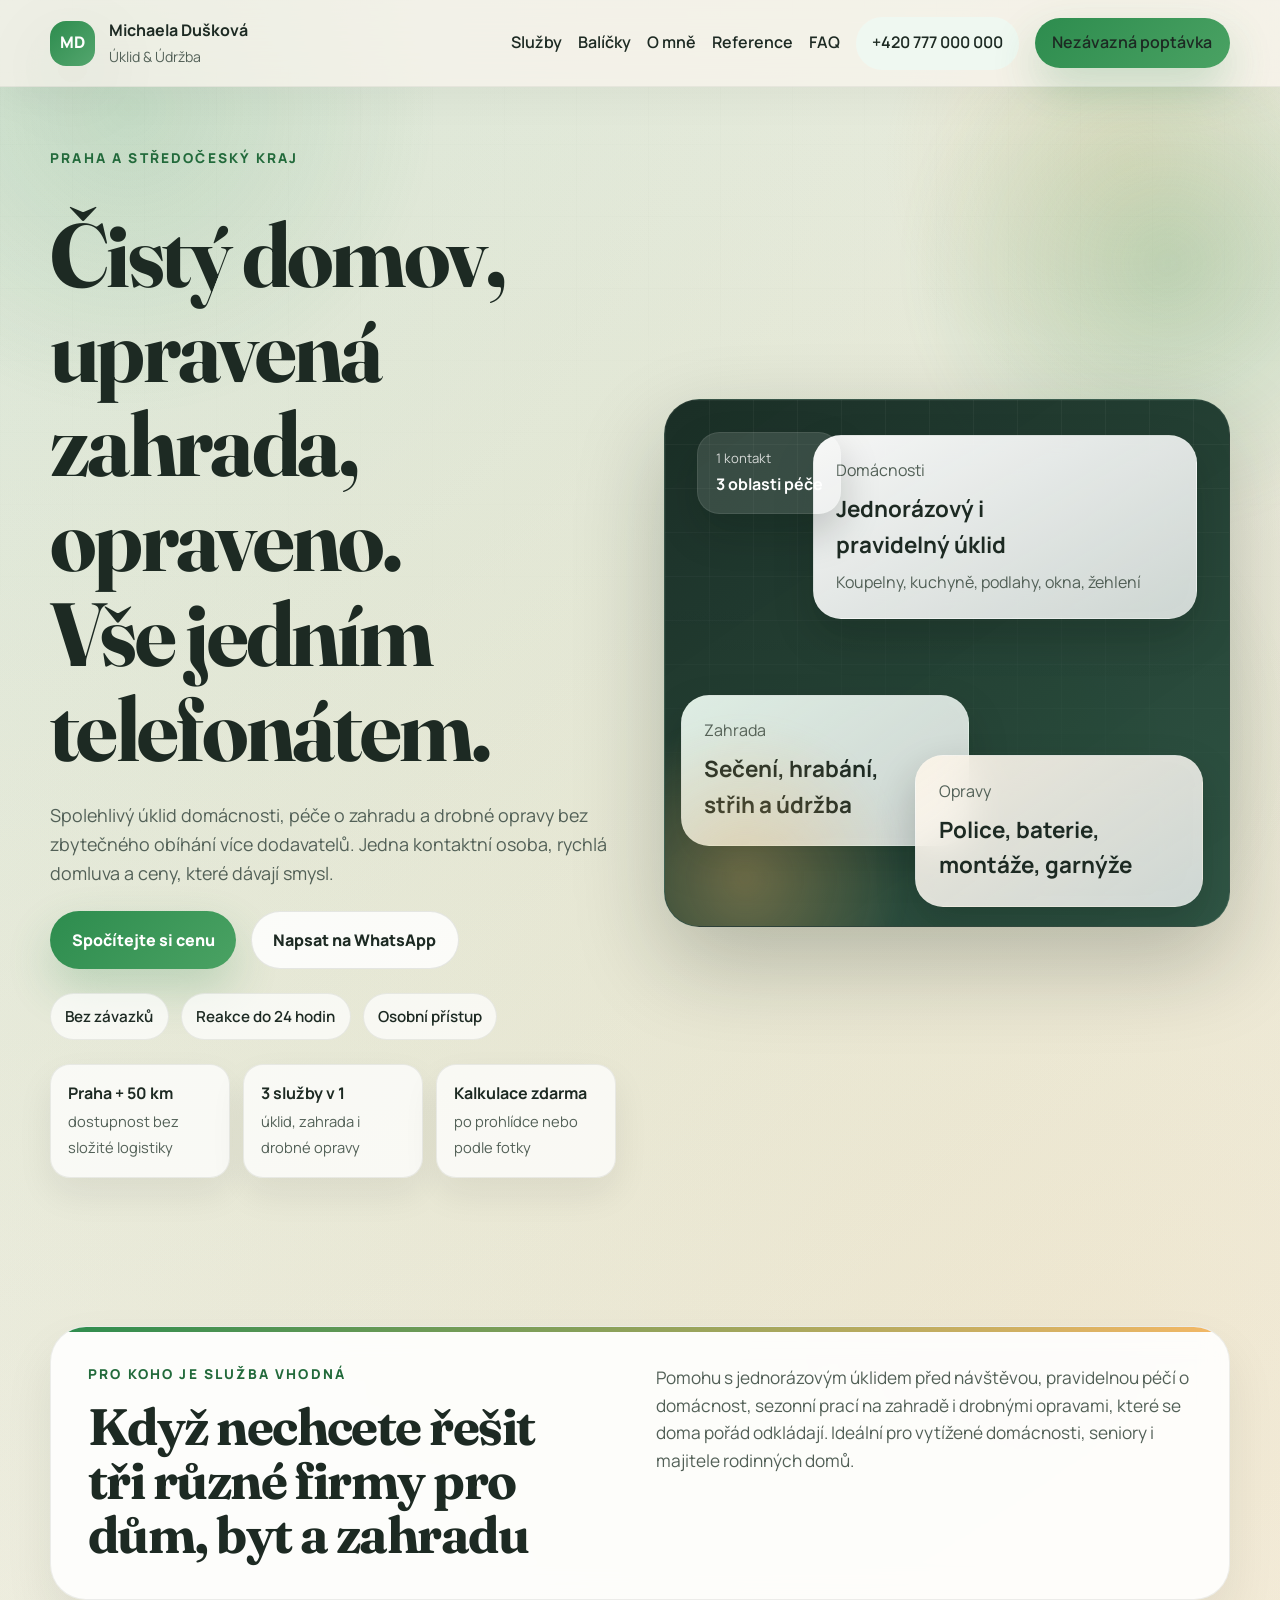
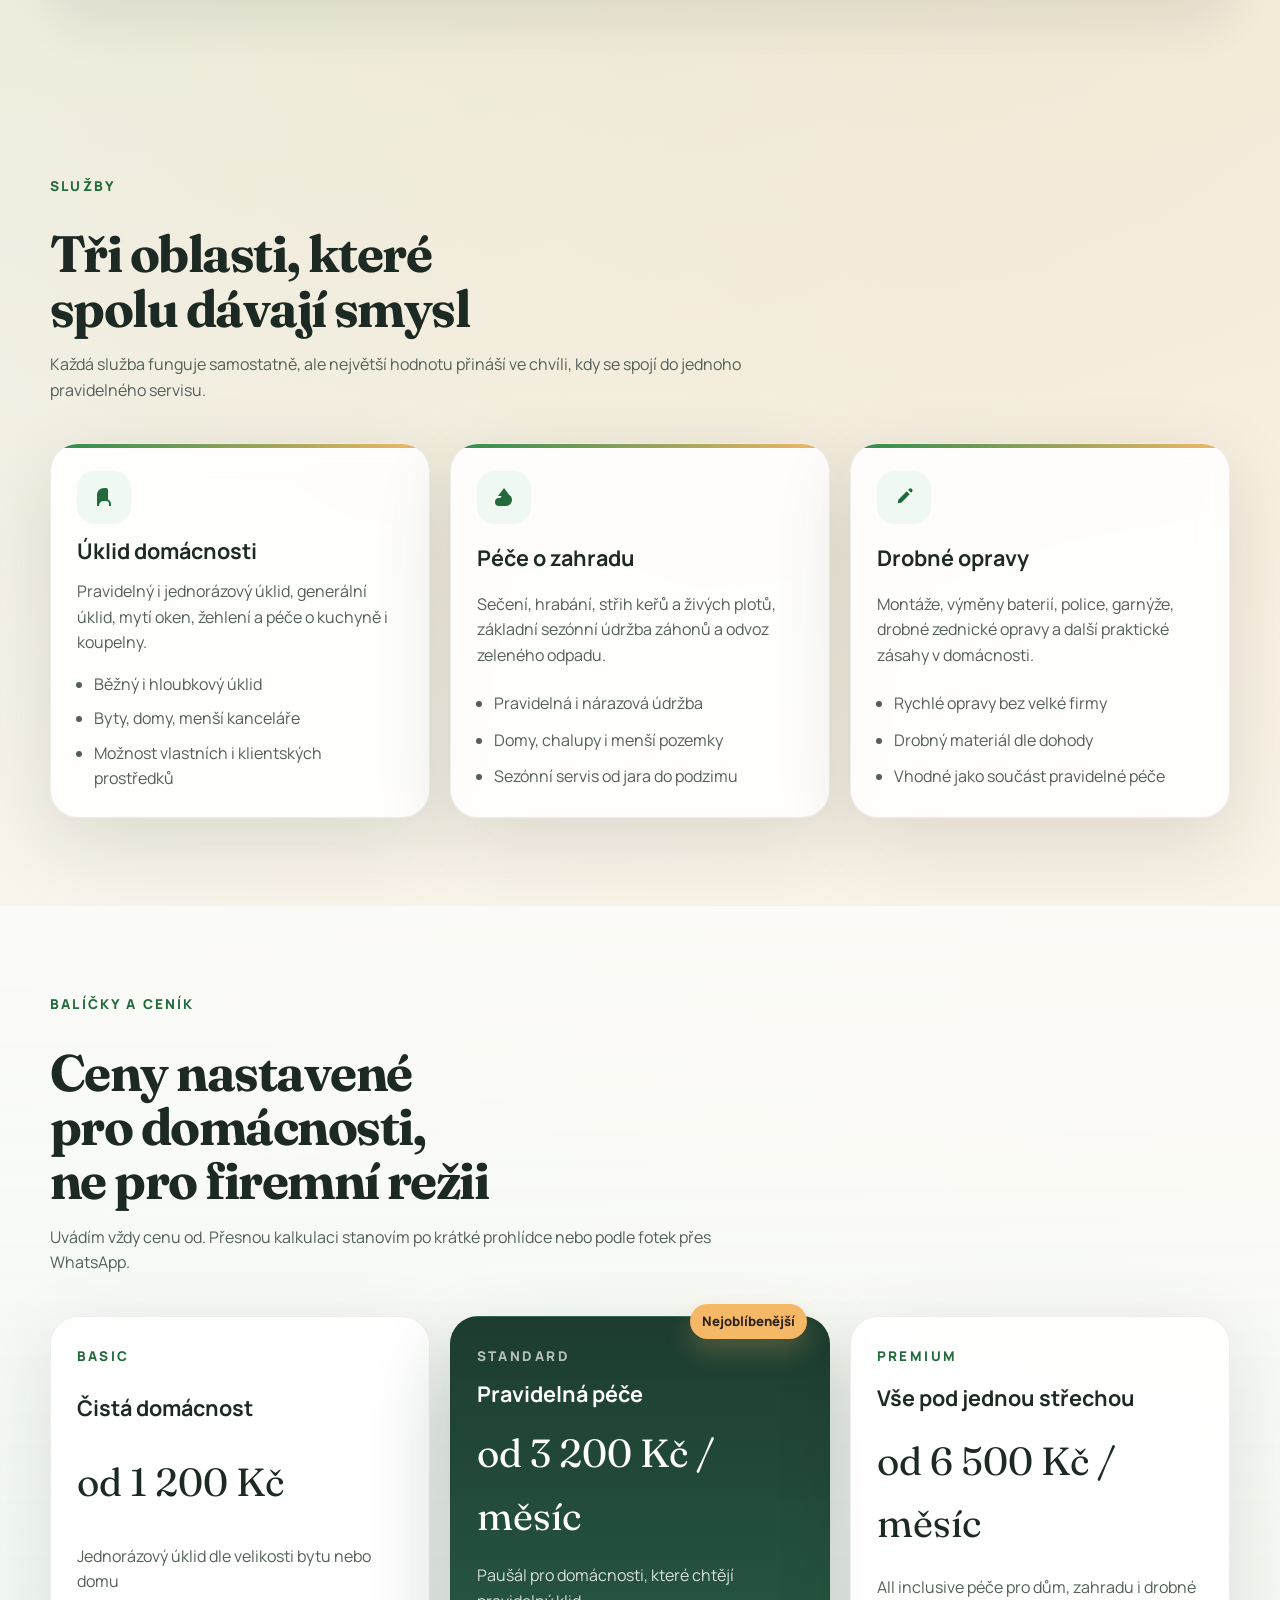
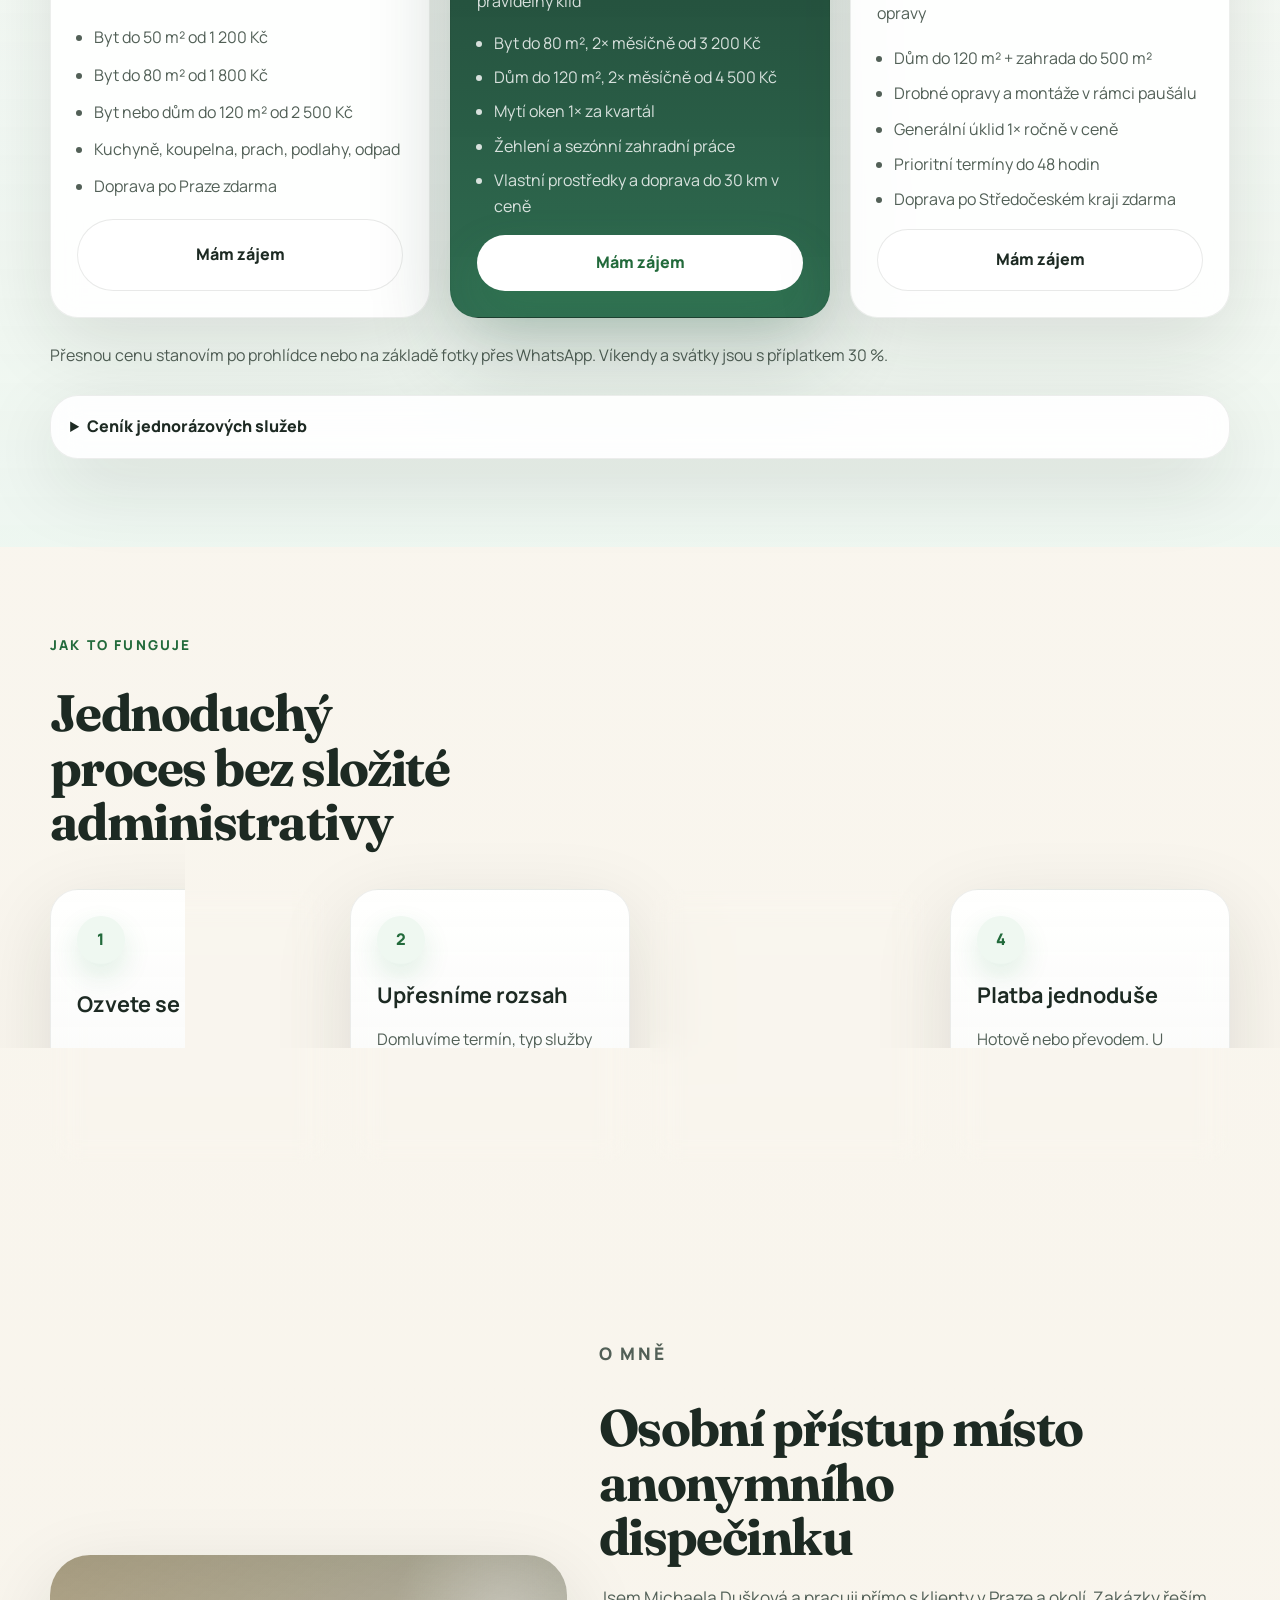
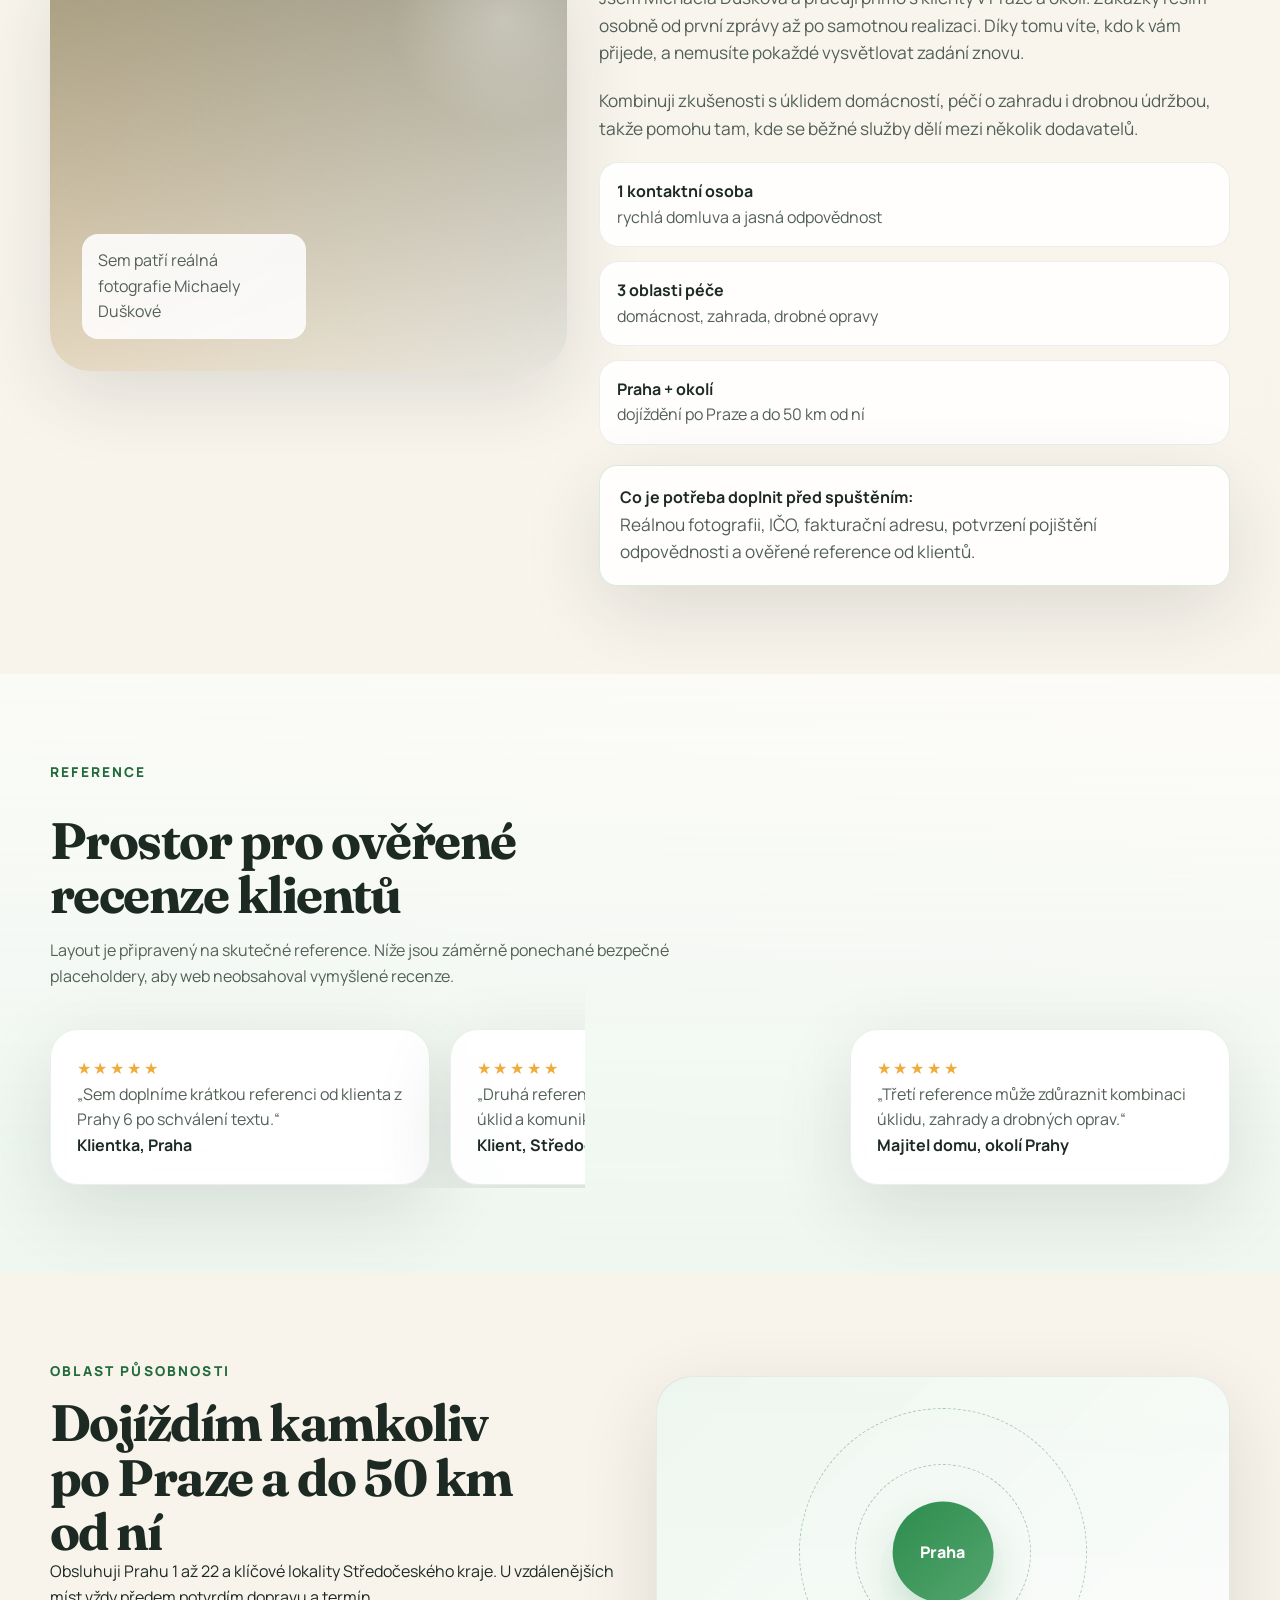
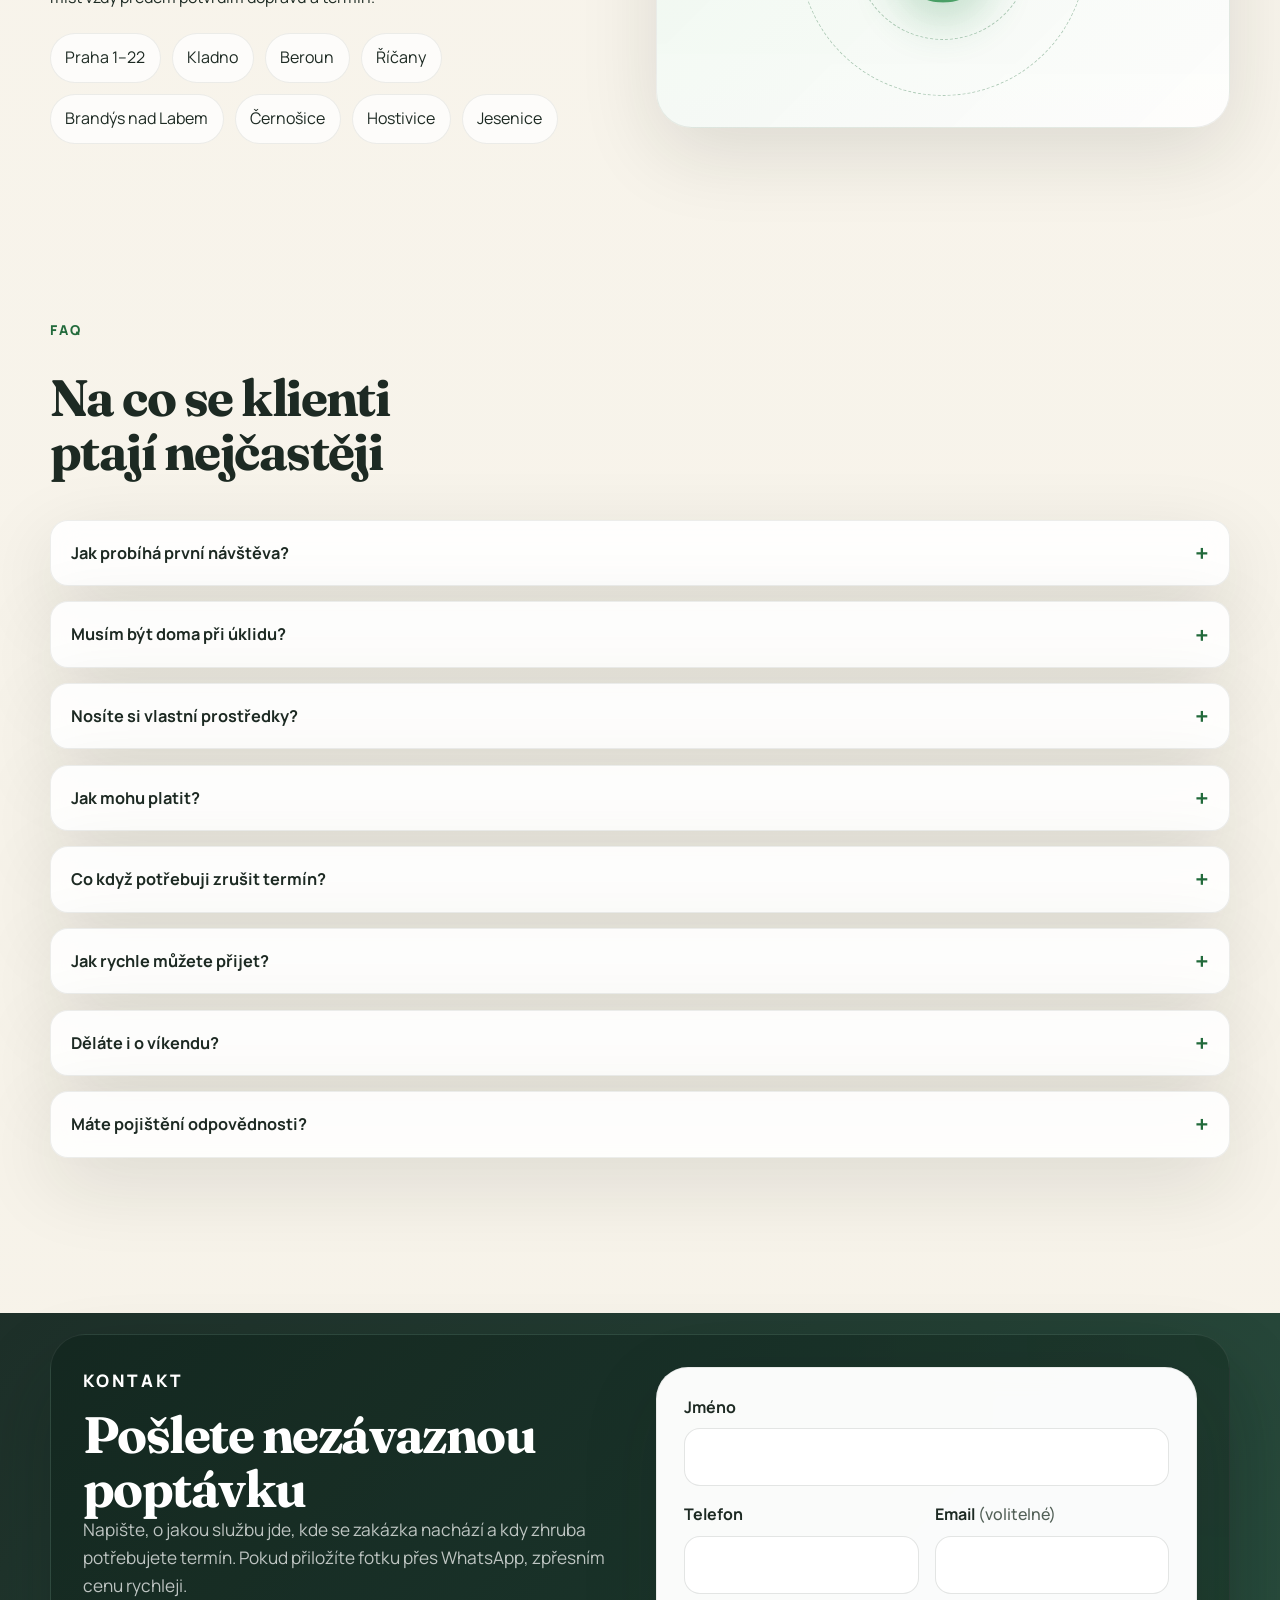
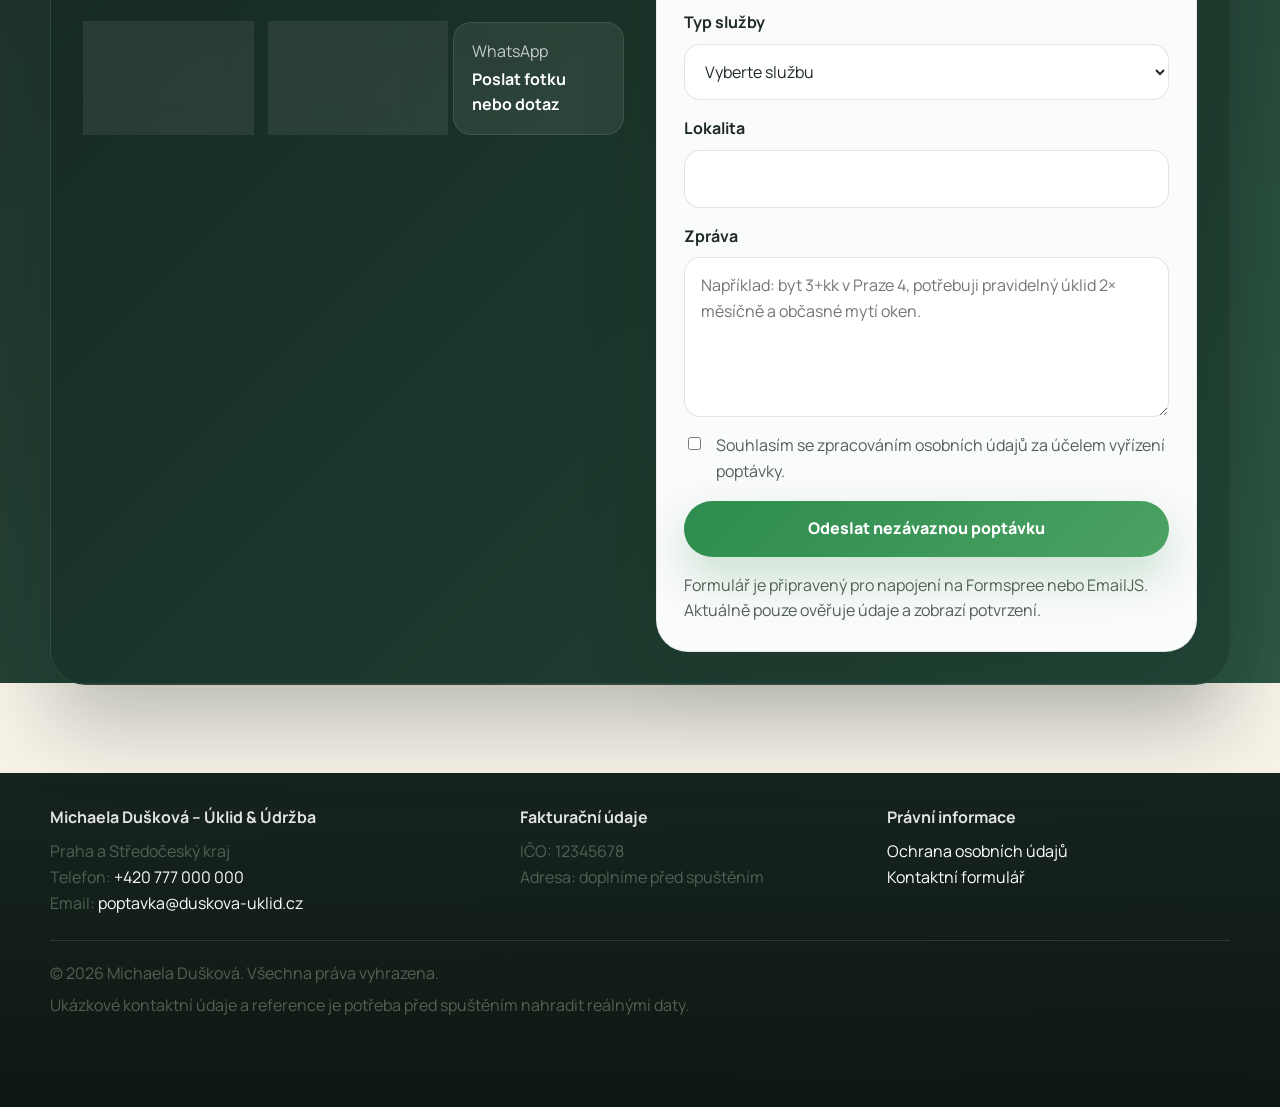
<file: index.html>
<!DOCTYPE html>
<html lang="cs">
<head>
  <meta charset="UTF-8">
  <meta name="viewport" content="width=device-width, initial-scale=1.0">
  <title>Úklidové služby Praha a Středočeský kraj | Michaela Dušková</title>
  <meta name="description" content="Spolehlivý úklid domácnosti, péče o zahradu a drobné opravy pro Prahu a okolí. Osobní přístup, férové ceny, rychlá reakce.">
  <meta name="theme-color" content="#2d8c4e">
  <meta property="og:type" content="website">
  <meta property="og:title" content="Michaela Dušková – Úklid &amp; Údržba">
  <meta property="og:description" content="Čistý domov, upravená zahrada, opraveno – vše jedním telefonátem. Praha a Středočeský kraj.">
  <meta property="og:url" content="https://www.duskova-uklid.cz/">
  <meta property="og:locale" content="cs_CZ">
  <meta property="og:image" content="https://www.duskova-uklid.cz/og-cover.svg">
  <meta name="twitter:card" content="summary_large_image">
  <link rel="preconnect" href="https://fonts.googleapis.com">
  <link rel="preconnect" href="https://fonts.gstatic.com" crossorigin>
  <link href="https://fonts.googleapis.com/css2?family=Fraunces:wght@500;600;700&family=Manrope:wght@400;500;600;700;800&display=swap" rel="stylesheet">
  <link rel="stylesheet" href="styles.css">
  <script type="application/ld+json">
    {
      "@context": "https://schema.org",
      "@type": "LocalBusiness",
      "name": "Michaela Dušková – Úklid & Údržba",
      "image": "https://www.duskova-uklid.cz/og-cover.svg",
      "url": "https://www.duskova-uklid.cz/",
      "telephone": "+420777000000",
      "email": "poptavka@duskova-uklid.cz",
      "address": {
        "@type": "PostalAddress",
        "addressLocality": "Praha",
        "addressCountry": "CZ"
      },
      "areaServed": ["Praha", "Středočeský kraj"],
      "priceRange": "$$",
      "description": "Úklid domácností, péče o zahradu a drobné opravy pro domácnosti a menší firmy v Praze a okolí.",
      "makesOffer": [
        {
          "@type": "Offer",
          "itemOffered": {
            "@type": "Service",
            "name": "Úklid domácností"
          }
        },
        {
          "@type": "Offer",
          "itemOffered": {
            "@type": "Service",
            "name": "Péče o zahradu"
          }
        },
        {
          "@type": "Offer",
          "itemOffered": {
            "@type": "Service",
            "name": "Drobné opravy"
          }
        }
      ]
    }
  </script>
</head>
<body>
  <a class="skip-link" href="#main">Přeskočit na obsah</a>

  <header class="site-header" id="top">
    <div class="container header-inner">
      <a class="brand" href="#top" aria-label="Michaela Dušková – Úklid a údržba">
        <span class="brand-mark">MD</span>
        <span class="brand-copy">
          <strong>Michaela Dušková</strong>
          <span>Úklid &amp; Údržba</span>
        </span>
      </a>

      <nav class="site-nav" aria-label="Hlavní navigace">
        <button class="nav-toggle" type="button" aria-expanded="false" aria-controls="nav-menu" data-menu-toggle>
          <span></span>
          <span></span>
          <span></span>
          <span class="sr-only">Otevřít menu</span>
        </button>

        <div class="nav-menu" id="nav-menu" data-mobile-menu>
          <a href="#sluzby">Služby</a>
          <a href="#balicky">Balíčky</a>
          <a href="#o-mne">O mně</a>
          <a href="#reference">Reference</a>
          <a href="#faq">FAQ</a>
          <a href="tel:+420777000000" class="nav-phone">+420 777 000 000</a>
          <a href="#kontakt" class="button button-small">Nezávazná poptávka</a>
        </div>
      </nav>
    </div>
  </header>

  <main id="main">
    <section class="hero section">
      <div class="container hero-grid">
        <div class="hero-copy">
          <p class="eyebrow">Praha a Středočeský kraj</p>
          <h1>Čistý domov, upravená zahrada, opraveno. Vše jedním telefonátem.</h1>
          <p class="hero-lead">
            Spolehlivý úklid domácnosti, péče o zahradu a drobné opravy bez zbytečného obíhání více dodavatelů.
            Jedna kontaktní osoba, rychlá domluva a ceny, které dávají smysl.
          </p>
          <div class="hero-actions">
            <a class="button" href="#kontakt">Spočítejte si cenu</a>
            <a class="button button-secondary" href="https://wa.me/420777000000?text=Dobr%C3%BD%20den%2C%20m%C3%A1m%20z%C3%A1jem%20o%20nez%C3%A1vaznou%20kalkulaci." target="_blank" rel="noreferrer">Napsat na WhatsApp</a>
          </div>
          <div class="trust-row" aria-label="Hlavní výhody">
            <span>Bez závazků</span>
            <span>Reakce do 24 hodin</span>
            <span>Osobní přístup</span>
          </div>
          <div class="hero-metrics" aria-label="Rychlý přehled služeb">
            <div>
              <strong>Praha + 50 km</strong>
              <span>dostupnost bez složité logistiky</span>
            </div>
            <div>
              <strong>3 služby v 1</strong>
              <span>úklid, zahrada i drobné opravy</span>
            </div>
            <div>
              <strong>Kalkulace zdarma</strong>
              <span>po prohlídce nebo podle fotky</span>
            </div>
          </div>
        </div>

        <div class="hero-visual" aria-hidden="true">
          <div class="visual-card card-main">
            <p>Domácnosti</p>
            <strong>Jednorázový i pravidelný úklid</strong>
            <span>Koupelny, kuchyně, podlahy, okna, žehlení</span>
          </div>
          <div class="visual-card card-garden">
            <p>Zahrada</p>
            <strong>Sečení, hrabání, střih a údržba</strong>
          </div>
          <div class="visual-card card-fix">
            <p>Opravy</p>
            <strong>Police, baterie, montáže, garnýže</strong>
          </div>
          <div class="visual-badge">
            <span>1 kontakt</span>
            <strong>3 oblasti péče</strong>
          </div>
        </div>
      </div>
    </section>

    <section class="section intro-band">
      <div class="container intro-grid">
        <div>
          <p class="eyebrow">Pro koho je služba vhodná</p>
          <h2>Když nechcete řešit tři různé firmy pro dům, byt a zahradu</h2>
        </div>
        <p>
          Pomohu s jednorázovým úklidem před návštěvou, pravidelnou péčí o domácnost, sezonní prací na zahradě i drobnými opravami,
          které se doma pořád odkládají. Ideální pro vytížené domácnosti, seniory i majitele rodinných domů.
        </p>
      </div>
    </section>

    <section class="section" id="sluzby">
      <div class="container">
        <div class="section-heading">
          <p class="eyebrow">Služby</p>
          <h2>Tři oblasti, které spolu dávají smysl</h2>
          <p>Každá služba funguje samostatně, ale největší hodnotu přináší ve chvíli, kdy se spojí do jednoho pravidelného servisu.</p>
        </div>

        <div class="service-grid">
          <article class="service-card">
            <div class="icon-wrap">
              <svg viewBox="0 0 24 24" aria-hidden="true"><path d="M7 21c0-3 2-5 5-5h4V5a2 2 0 0 0-2-2h-2C8.134 3 5 6.134 5 10v11h2Zm7-5a3 3 0 0 1 3 3v2h2v-2a5 5 0 0 0-5-5Z"/></svg>
            </div>
            <h3>Úklid domácnosti</h3>
            <p>Pravidelný i jednorázový úklid, generální úklid, mytí oken, žehlení a péče o kuchyně i koupelny.</p>
            <ul>
              <li>Běžný i hloubkový úklid</li>
              <li>Byty, domy, menší kanceláře</li>
              <li>Možnost vlastních i klientských prostředků</li>
            </ul>
          </article>

          <article class="service-card">
            <div class="icon-wrap">
              <svg viewBox="0 0 24 24" aria-hidden="true"><path d="M11 21H7a4 4 0 0 1 0-8h1.41A6 6 0 0 1 20 15a6 6 0 0 1-6 6h-3V11H6l6-8 6 8h-5v10Z"/></svg>
            </div>
            <h3>Péče o zahradu</h3>
            <p>Sečení, hrabání, střih keřů a živých plotů, základní sezónní údržba záhonů a odvoz zeleného odpadu.</p>
            <ul>
              <li>Pravidelná i nárazová údržba</li>
              <li>Domy, chalupy i menší pozemky</li>
              <li>Sezónní servis od jara do podzimu</li>
            </ul>
          </article>

          <article class="service-card">
            <div class="icon-wrap">
              <svg viewBox="0 0 24 24" aria-hidden="true"><path d="m14.7 6.3 3 3-8.4 8.4-3.6.6.6-3.6 8.4-8.4Zm1.4-1.4 1-1a2 2 0 0 1 2.8 0l.1.1a2 2 0 0 1 0 2.8l-1 1-2.9-2.9Z"/></svg>
            </div>
            <h3>Drobné opravy</h3>
            <p>Montáže, výměny baterií, police, garnýže, drobné zednické opravy a další praktické zásahy v domácnosti.</p>
            <ul>
              <li>Rychlé opravy bez velké firmy</li>
              <li>Drobný materiál dle dohody</li>
              <li>Vhodné jako součást pravidelné péče</li>
            </ul>
          </article>
        </div>
      </div>
    </section>

    <section class="section section-accent" id="balicky">
      <div class="container">
        <div class="section-heading">
          <p class="eyebrow">Balíčky a ceník</p>
          <h2>Ceny nastavené pro domácnosti, ne pro firemní režii</h2>
          <p>Uvádím vždy cenu od. Přesnou kalkulaci stanovím po krátké prohlídce nebo podle fotek přes WhatsApp.</p>
        </div>

        <div class="pricing-grid">
          <article class="pricing-card">
            <p class="plan-label">BASIC</p>
            <h3>Čistá domácnost</h3>
            <p class="plan-price">od 1 200 Kč</p>
            <p class="plan-note">Jednorázový úklid dle velikosti bytu nebo domu</p>
            <ul>
              <li>Byt do 50 m² od 1 200 Kč</li>
              <li>Byt do 80 m² od 1 800 Kč</li>
              <li>Byt nebo dům do 120 m² od 2 500 Kč</li>
              <li>Kuchyně, koupelna, prach, podlahy, odpad</li>
              <li>Doprava po Praze zdarma</li>
            </ul>
            <a class="button button-secondary" href="#kontakt">Mám zájem</a>
          </article>

          <article class="pricing-card pricing-card-featured">
            <span class="plan-badge">Nejoblíbenější</span>
            <p class="plan-label">STANDARD</p>
            <h3>Pravidelná péče</h3>
            <p class="plan-price">od 3 200 Kč / měsíc</p>
            <p class="plan-note">Paušál pro domácnosti, které chtějí pravidelný klid</p>
            <ul>
              <li>Byt do 80 m², 2× měsíčně od 3 200 Kč</li>
              <li>Dům do 120 m², 2× měsíčně od 4 500 Kč</li>
              <li>Mytí oken 1× za kvartál</li>
              <li>Žehlení a sezónní zahradní práce</li>
              <li>Vlastní prostředky a doprava do 30 km v ceně</li>
            </ul>
            <a class="button" href="#kontakt">Mám zájem</a>
          </article>

          <article class="pricing-card">
            <p class="plan-label">PREMIUM</p>
            <h3>Vše pod jednou střechou</h3>
            <p class="plan-price">od 6 500 Kč / měsíc</p>
            <p class="plan-note">All inclusive péče pro dům, zahradu i drobné opravy</p>
            <ul>
              <li>Dům do 120 m² + zahrada do 500 m²</li>
              <li>Drobné opravy a montáže v rámci paušálu</li>
              <li>Generální úklid 1× ročně v ceně</li>
              <li>Prioritní termíny do 48 hodin</li>
              <li>Doprava po Středočeském kraji zdarma</li>
            </ul>
            <a class="button button-secondary" href="#kontakt">Mám zájem</a>
          </article>
        </div>

        <div class="pricing-disclaimer">
          <p>Přesnou cenu stanovím po prohlídce nebo na základě fotky přes WhatsApp. Víkendy a svátky jsou s příplatkem 30 %.</p>
        </div>

        <details class="price-list">
          <summary>Ceník jednorázových služeb</summary>
          <div class="price-table">
            <div><span>Generální úklid bytu do 80 m²</span><strong>od 2 800 Kč</strong></div>
            <div><span>Generální úklid domu do 150 m²</span><strong>od 5 000 Kč</strong></div>
            <div><span>Mytí oken</span><strong>od 150 Kč / ks</strong></div>
            <div><span>Sekání zahrady do 500 m²</span><strong>od 900 Kč</strong></div>
            <div><span>Stříhání živého plotu do 20 m</span><strong>od 800 Kč</strong></div>
            <div><span>Montáž nábytku</span><strong>od 500 Kč / ks</strong></div>
            <div><span>Drobné opravy v domácnosti</span><strong>od 600 Kč / úkon</strong></div>
          </div>
        </details>
      </div>
    </section>

    <section class="section" id="jak-to-funguje">
      <div class="container">
        <div class="section-heading">
          <p class="eyebrow">Jak to funguje</p>
          <h2>Jednoduchý proces bez složité administrativy</h2>
        </div>

        <div class="steps-grid">
          <article class="step-card">
            <span>1</span>
            <h3>Ozvete se</h3>
            <p>Telefonem, přes WhatsApp nebo formulář. Stačí pár vět, fotka nebo krátký popis.</p>
          </article>
          <article class="step-card">
            <span>2</span>
            <h3>Upřesníme rozsah</h3>
            <p>Domluvíme termín, typ služby a orientační kalkulaci. U větších zakázek přijedu na krátkou prohlídku.</p>
          </article>
          <article class="step-card">
            <span>3</span>
            <h3>Přijedu a odvedu práci</h3>
            <p>V domluveném čase provedu úklid, práce na zahradě nebo opravy. Bez zbytečných průtahů.</p>
          </article>
          <article class="step-card">
            <span>4</span>
            <h3>Platba jednoduše</h3>
            <p>Hotově nebo převodem. U pravidelné spolupráce lze nastavit měsíční režim a pevné termíny.</p>
          </article>
        </div>
      </div>
    </section>

    <section class="section about-section" id="o-mne">
      <div class="container about-grid">
        <div class="about-photo">
          <div class="photo-frame">
            <span>Sem patří reálná fotografie Michaely Duškové</span>
          </div>
        </div>

        <div class="about-copy">
          <p class="eyebrow">O mně</p>
          <h2>Osobní přístup místo anonymního dispečinku</h2>
          <p>
            Jsem Michaela Dušková a pracuji přímo s klienty v Praze a okolí. Zakázky řeším osobně od první zprávy až po samotnou realizaci.
            Díky tomu víte, kdo k vám přijede, a nemusíte pokaždé vysvětlovat zadání znovu.
          </p>
          <p>
            Kombinuji zkušenosti s úklidem domácností, péčí o zahradu i drobnou údržbou, takže pomohu tam, kde se běžné služby dělí mezi několik dodavatelů.
          </p>

          <div class="about-points">
            <div>
              <strong>1 kontaktní osoba</strong>
              <span>rychlá domluva a jasná odpovědnost</span>
            </div>
            <div>
              <strong>3 oblasti péče</strong>
              <span>domácnost, zahrada, drobné opravy</span>
            </div>
            <div>
              <strong>Praha + okolí</strong>
              <span>dojíždění po Praze a do 50 km od ní</span>
            </div>
          </div>

          <div class="about-callout">
            <strong>Co je potřeba doplnit před spuštěním:</strong>
            <p>Reálnou fotografii, IČO, fakturační adresu, potvrzení pojištění odpovědnosti a ověřené reference od klientů.</p>
          </div>
        </div>
      </div>
    </section>

    <section class="section section-accent" id="reference">
      <div class="container">
        <div class="section-heading">
          <p class="eyebrow">Reference</p>
          <h2>Prostor pro ověřené recenze klientů</h2>
          <p>Layout je připravený na skutečné reference. Níže jsou záměrně ponechané bezpečné placeholdery, aby web neobsahoval vymyšlené recenze.</p>
        </div>

        <div class="testimonial-grid">
          <article class="testimonial-card">
            <div class="stars" aria-label="Hodnocení pět z pěti">★★★★★</div>
            <p>„Sem doplníme krátkou referenci od klienta z Prahy 6 po schválení textu.“</p>
            <strong>Klientka, Praha</strong>
          </article>
          <article class="testimonial-card">
            <div class="stars" aria-label="Hodnocení pět z pěti">★★★★★</div>
            <p>„Druhá reference může popsat pravidelný úklid a komunikaci kolem termínů.“</p>
            <strong>Klient, Středočeský kraj</strong>
          </article>
          <article class="testimonial-card">
            <div class="stars" aria-label="Hodnocení pět z pěti">★★★★★</div>
            <p>„Třetí reference může zdůraznit kombinaci úklidu, zahrady a drobných oprav.“</p>
            <strong>Majitel domu, okolí Prahy</strong>
          </article>
        </div>
      </div>
    </section>

    <section class="section" id="lokality">
      <div class="container coverage-grid">
        <div>
          <p class="eyebrow">Oblast působnosti</p>
          <h2>Dojíždím kamkoliv po Praze a do 50 km od ní</h2>
          <p>
            Obsluhuji Prahu 1 až 22 a klíčové lokality Středočeského kraje. U vzdálenějších míst vždy předem potvrdím dopravu a termín.
          </p>

          <div class="location-chips">
            <span>Praha 1–22</span>
            <span>Kladno</span>
            <span>Beroun</span>
            <span>Říčany</span>
            <span>Brandýs nad Labem</span>
            <span>Černošice</span>
            <span>Hostivice</span>
            <span>Jesenice</span>
          </div>
        </div>

        <div class="coverage-map" aria-hidden="true">
          <div class="map-ring ring-one"></div>
          <div class="map-ring ring-two"></div>
          <div class="map-center">Praha</div>
        </div>
      </div>
    </section>

    <section class="section faq-section" id="faq">
      <div class="container">
        <div class="section-heading">
          <p class="eyebrow">FAQ</p>
          <h2>Na co se klienti ptají nejčastěji</h2>
        </div>

        <div class="faq-list">
          <article class="faq-item">
            <button class="faq-question" type="button" aria-expanded="false">
              <span>Jak probíhá první návštěva?</span>
            </button>
            <div class="faq-answer" hidden>
              <p>Nejprve si telefonicky nebo přes WhatsApp upřesníme rozsah. U větších zakázek se krátce přijedu podívat, abych mohla potvrdit cenu i čas.</p>
            </div>
          </article>
          <article class="faq-item">
            <button class="faq-question" type="button" aria-expanded="false">
              <span>Musím být doma při úklidu?</span>
            </button>
            <div class="faq-answer" hidden>
              <p>Na první návštěvě je to vhodné kvůli předání detailů. U pravidelné spolupráce se dá domluvit i předání klíčů nebo jiný bezpečný režim.</p>
            </div>
          </article>
          <article class="faq-item">
            <button class="faq-question" type="button" aria-expanded="false">
              <span>Nosíte si vlastní prostředky?</span>
            </button>
            <div class="faq-answer" hidden>
              <p>Ano. U jednorázových úklidů lze využít vaše prostředky nebo dodat vlastní za příplatek. U pravidelných balíčků jsou vlastní prostředky v ceně.</p>
            </div>
          </article>
          <article class="faq-item">
            <button class="faq-question" type="button" aria-expanded="false">
              <span>Jak mohu platit?</span>
            </button>
            <div class="faq-answer" hidden>
              <p>Standardně hotově nebo převodem. U pravidelných klientů je možné nastavit měsíční vyúčtování.</p>
            </div>
          </article>
          <article class="faq-item">
            <button class="faq-question" type="button" aria-expanded="false">
              <span>Co když potřebuji zrušit termín?</span>
            </button>
            <div class="faq-answer" hidden>
              <p>Stačí dát vědět co nejdříve. U pravidelné spolupráce najdeme náhradní termín, aby péče o domácnost nebo zahradu nevypadla.</p>
            </div>
          </article>
          <article class="faq-item">
            <button class="faq-question" type="button" aria-expanded="false">
              <span>Jak rychle můžete přijet?</span>
            </button>
            <div class="faq-answer" hidden>
              <p>Běžně reaguji do 24 hodin. U prémiových klientů držím prioritní termíny s reakcí do 48 hodin.</p>
            </div>
          </article>
          <article class="faq-item">
            <button class="faq-question" type="button" aria-expanded="false">
              <span>Děláte i o víkendu?</span>
            </button>
            <div class="faq-answer" hidden>
              <p>Ano, po domluvě. U víkendů a svátků počítejte s příplatkem 30 %.</p>
            </div>
          </article>
          <article class="faq-item">
            <button class="faq-question" type="button" aria-expanded="false">
              <span>Máte pojištění odpovědnosti?</span>
            </button>
            <div class="faq-answer" hidden>
              <p>Pro spuštění webu je připravené místo na tuto informaci. Jakmile bude pojištění potvrzené, doplní se sem přesné znění i rozsah krytí.</p>
            </div>
          </article>
        </div>
      </div>
    </section>

    <section class="section contact-section" id="kontakt">
      <div class="container contact-grid">
        <div class="contact-copy">
          <p class="eyebrow">Kontakt</p>
          <h2>Pošlete nezávaznou poptávku</h2>
          <p>
            Napište, o jakou službu jde, kde se zakázka nachází a kdy zhruba potřebujete termín. Pokud přiložíte fotku přes WhatsApp,
            zpřesním cenu rychleji.
          </p>

          <div class="contact-cards">
            <a class="contact-card" href="tel:+420777000000">
              <span>Telefon</span>
              <strong>+420 777 000 000</strong>
            </a>
            <a class="contact-card" href="mailto:poptavka@duskova-uklid.cz">
              <span>Email</span>
              <strong>poptavka@duskova-uklid.cz</strong>
            </a>
            <a class="contact-card" href="https://wa.me/420777000000?text=Dobr%C3%BD%20den%2C%20m%C3%A1m%20z%C3%A1jem%20o%20popt%C3%A1vku." target="_blank" rel="noreferrer">
              <span>WhatsApp</span>
              <strong>Poslat fotku nebo dotaz</strong>
            </a>
          </div>
        </div>

        <form class="contact-form" id="lead-form" data-contact-form novalidate>
          <input type="text" name="company" class="honeypot" tabindex="-1" autocomplete="off" aria-hidden="true">

          <div class="form-row">
            <label for="name">Jméno</label>
            <input id="name" name="name" type="text" required>
          </div>

          <div class="form-split">
            <div class="form-row">
              <label for="phone">Telefon</label>
              <input id="phone" name="phone" type="tel" required>
            </div>
            <div class="form-row">
              <label for="email">Email <span>(volitelné)</span></label>
              <input id="email" name="email" type="email">
            </div>
          </div>

          <div class="form-row">
            <label for="service">Typ služby</label>
            <select id="service" name="service" required>
              <option value="">Vyberte službu</option>
              <option>Jednorázový úklid</option>
              <option>Pravidelný úklid</option>
              <option>Péče o zahradu</option>
              <option>Drobné opravy</option>
              <option>Kombinace služeb</option>
            </select>
          </div>

          <div class="form-row">
            <label for="location">Lokalita</label>
            <input id="location" name="location" type="text" required>
          </div>

          <div class="form-row">
            <label for="message">Zpráva</label>
            <textarea id="message" name="message" rows="5" required placeholder="Například: byt 3+kk v Praze 4, potřebuji pravidelný úklid 2× měsíčně a občasné mytí oken."></textarea>
          </div>

          <label class="checkbox-row" for="gdpr">
            <input id="gdpr" name="gdpr" type="checkbox" required>
            <span>Souhlasím se zpracováním osobních údajů za účelem vyřízení poptávky.</span>
          </label>

          <button class="button" type="submit">Odeslat nezávaznou poptávku</button>
          <p class="form-note">Formulář je připravený pro napojení na Formspree nebo EmailJS. Aktuálně pouze ověřuje údaje a zobrazí potvrzení.</p>
          <p class="form-feedback" id="form-feedback" data-form-message role="status" aria-live="polite" hidden></p>
        </form>
      </div>
    </section>
  </main>

  <footer class="site-footer">
    <div class="container footer-grid">
      <div>
        <strong>Michaela Dušková – Úklid &amp; Údržba</strong>
        <p>Praha a Středočeský kraj</p>
        <p>Telefon: <a href="tel:+420777000000">+420 777 000 000</a></p>
        <p>Email: <a href="mailto:poptavka@duskova-uklid.cz">poptavka@duskova-uklid.cz</a></p>
      </div>
      <div>
        <strong>Fakturační údaje</strong>
        <p>IČO: 12345678</p>
        <p>Adresa: doplníme před spuštěním</p>
      </div>
      <div>
        <strong>Právní informace</strong>
        <p><a href="privacy.html">Ochrana osobních údajů</a></p>
        <p><a href="#kontakt">Kontaktní formulář</a></p>
      </div>
    </div>
    <div class="container footer-bottom">
      <p>© 2026 Michaela Dušková. Všechna práva vyhrazena.</p>
      <p>Ukázkové kontaktní údaje a reference je potřeba před spuštěním nahradit reálnými daty.</p>
    </div>
  </footer>

  <a class="floating-cta" href="tel:+420777000000">Zavolat hned</a>

  <script src="script.js" defer></script>
</body>
</html>
</file>
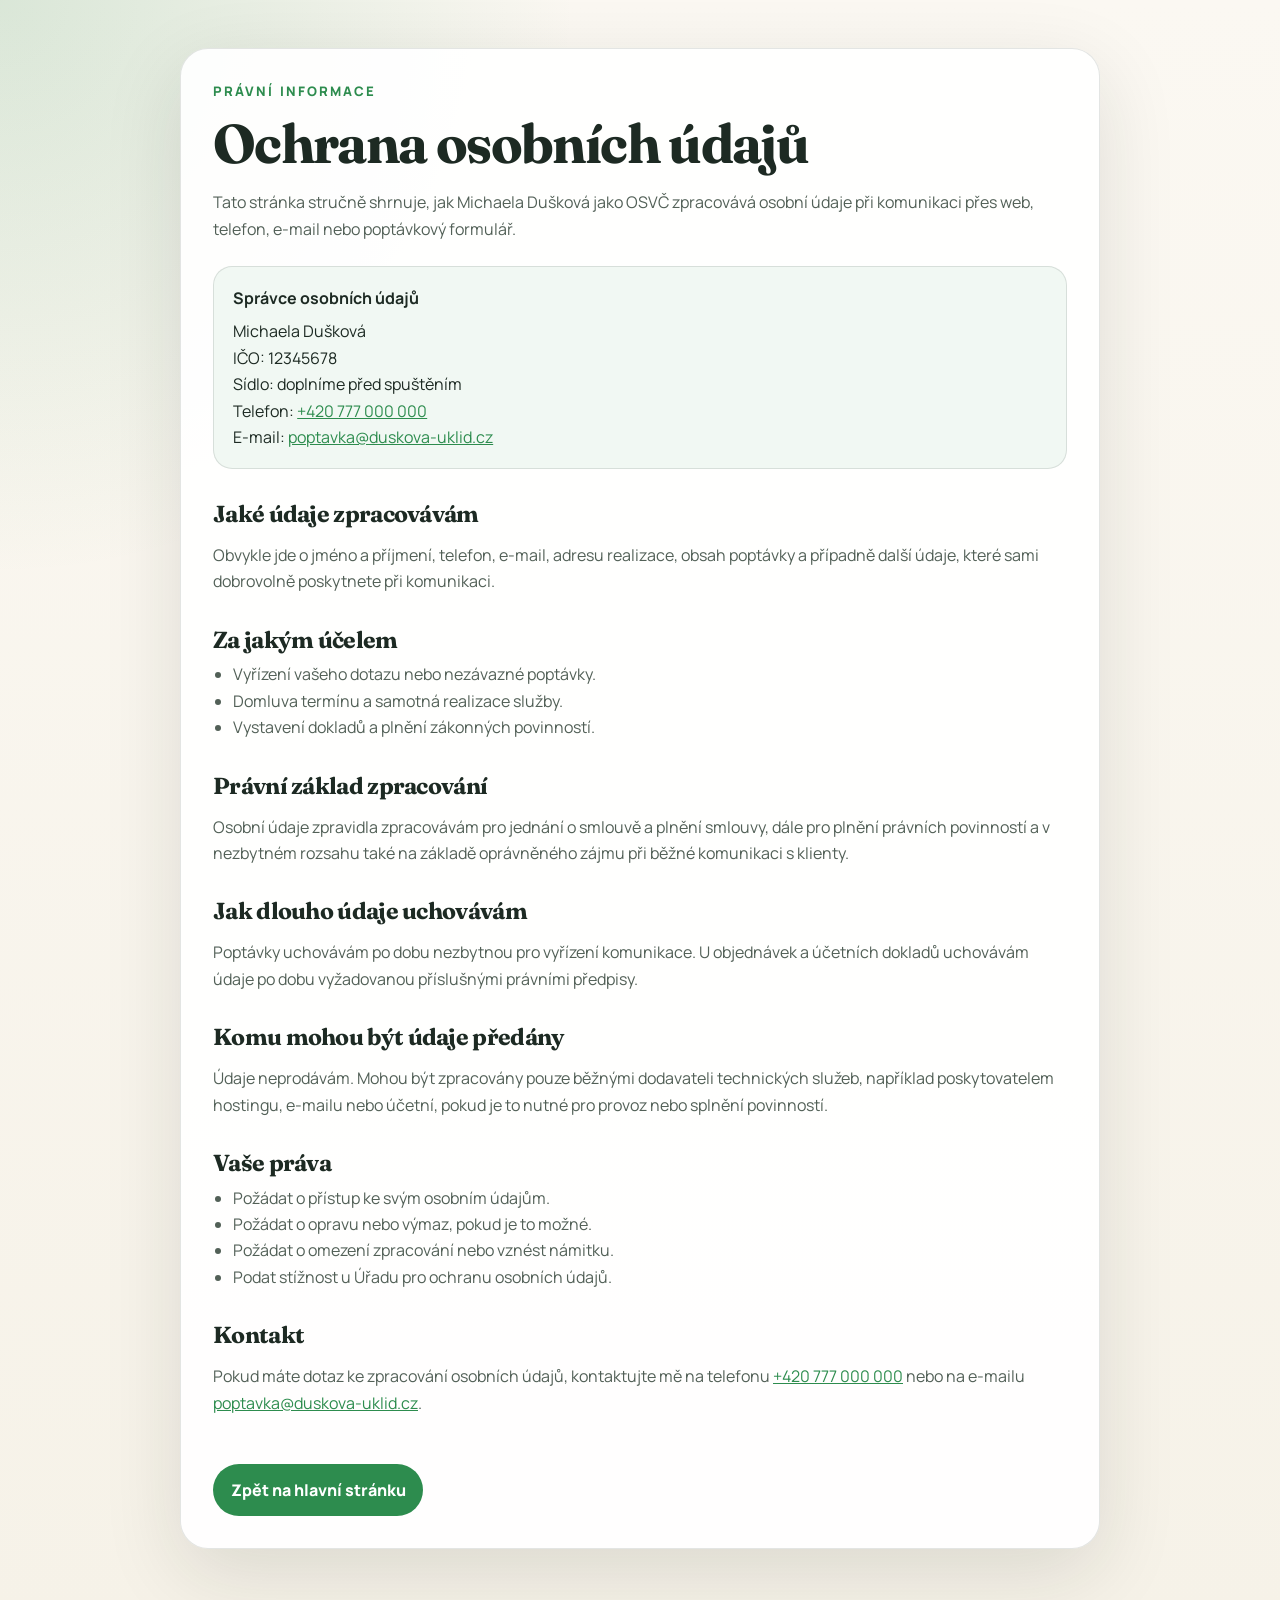
<file: privacy.html>
<!DOCTYPE html>
<html lang="cs">
<head>
  <meta charset="UTF-8">
  <meta name="viewport" content="width=device-width, initial-scale=1.0">
  <title>Ochrana osobních údajů | Michaela Dušková</title>
  <meta name="description" content="Stručné informace o zpracování osobních údajů pro web Michaely Duškové.">
  <link rel="preconnect" href="https://fonts.googleapis.com">
  <link rel="preconnect" href="https://fonts.gstatic.com" crossorigin>
  <link href="https://fonts.googleapis.com/css2?family=Fraunces:wght@500;600&family=Manrope:wght@400;500;700&display=swap" rel="stylesheet">
  <style>
    :root {
      --bg: #f6f2e8;
      --surface: rgba(255, 255, 255, 0.92);
      --text: #1d2a23;
      --muted: #526057;
      --line: rgba(29, 42, 35, 0.12);
      --primary: #2d8c4e;
      --shadow: 0 24px 80px rgba(24, 34, 28, 0.12);
      --radius: 28px;
    }

    * {
      box-sizing: border-box;
    }

    body {
      margin: 0;
      font-family: "Manrope", sans-serif;
      color: var(--text);
      background:
        radial-gradient(circle at top left, rgba(45, 140, 78, 0.16), transparent 28%),
        linear-gradient(180deg, #fbf8f2 0%, var(--bg) 100%);
      line-height: 1.65;
    }

    main {
      width: min(calc(100% - 2rem), 920px);
      margin: 0 auto;
      padding: 3rem 0 4rem;
    }

    .card {
      padding: 2rem;
      border: 1px solid var(--line);
      border-radius: var(--radius);
      background: var(--surface);
      box-shadow: var(--shadow);
    }

    .eyebrow {
      margin: 0 0 0.75rem;
      font-size: 0.82rem;
      font-weight: 800;
      text-transform: uppercase;
      letter-spacing: 0.16em;
      color: var(--primary);
    }

    h1,
    h2 {
      font-family: "Fraunces", serif;
      line-height: 1.08;
      letter-spacing: -0.03em;
    }

    h1 {
      margin: 0 0 1rem;
      font-size: clamp(2.3rem, 5vw, 3.4rem);
    }

    h2 {
      margin: 2rem 0 0.6rem;
      font-size: 1.45rem;
    }

    p,
    li {
      color: var(--muted);
    }

    ul {
      padding-left: 1.25rem;
      margin: 0;
    }

    a {
      color: var(--primary);
    }

    .meta {
      margin-top: 1.5rem;
      padding: 1.1rem 1.2rem;
      border-radius: 1.2rem;
      border: 1px solid var(--line);
      background: #f1f8f3;
    }

    .meta strong {
      display: block;
      margin-bottom: 0.45rem;
      color: var(--text);
    }

    .back-link {
      display: inline-flex;
      align-items: center;
      justify-content: center;
      margin-top: 2rem;
      min-height: 3rem;
      padding: 0.8rem 1.1rem;
      border-radius: 999px;
      background: var(--primary);
      color: #fff;
      font-weight: 800;
      text-decoration: none;
    }

    @media (max-width: 640px) {
      .card {
        padding: 1.4rem;
      }
    }
  </style>
</head>
<body>
  <main>
    <section class="card">
      <p class="eyebrow">Právní informace</p>
      <h1>Ochrana osobních údajů</h1>
      <p>
        Tato stránka stručně shrnuje, jak Michaela Dušková jako OSVČ zpracovává osobní údaje při komunikaci přes web,
        telefon, e-mail nebo poptávkový formulář.
      </p>

      <div class="meta">
        <strong>Správce osobních údajů</strong>
        Michaela Dušková<br>
        IČO: 12345678<br>
        Sídlo: doplníme před spuštěním<br>
        Telefon: <a href="tel:+420777000000">+420 777 000 000</a><br>
        E-mail: <a href="mailto:poptavka@duskova-uklid.cz">poptavka@duskova-uklid.cz</a>
      </div>

      <h2>Jaké údaje zpracovávám</h2>
      <p>
        Obvykle jde o jméno a příjmení, telefon, e-mail, adresu realizace, obsah poptávky a případně další údaje,
        které sami dobrovolně poskytnete při komunikaci.
      </p>

      <h2>Za jakým účelem</h2>
      <ul>
        <li>Vyřízení vašeho dotazu nebo nezávazné poptávky.</li>
        <li>Domluva termínu a samotná realizace služby.</li>
        <li>Vystavení dokladů a plnění zákonných povinností.</li>
      </ul>

      <h2>Právní základ zpracování</h2>
      <p>
        Osobní údaje zpravidla zpracovávám pro jednání o smlouvě a plnění smlouvy, dále pro plnění právních povinností
        a v nezbytném rozsahu také na základě oprávněného zájmu při běžné komunikaci s klienty.
      </p>

      <h2>Jak dlouho údaje uchovávám</h2>
      <p>
        Poptávky uchovávám po dobu nezbytnou pro vyřízení komunikace. U objednávek a účetních dokladů uchovávám údaje
        po dobu vyžadovanou příslušnými právními předpisy.
      </p>

      <h2>Komu mohou být údaje předány</h2>
      <p>
        Údaje neprodávám. Mohou být zpracovány pouze běžnými dodavateli technických služeb, například poskytovatelem
        hostingu, e-mailu nebo účetní, pokud je to nutné pro provoz nebo splnění povinností.
      </p>

      <h2>Vaše práva</h2>
      <ul>
        <li>Požádat o přístup ke svým osobním údajům.</li>
        <li>Požádat o opravu nebo výmaz, pokud je to možné.</li>
        <li>Požádat o omezení zpracování nebo vznést námitku.</li>
        <li>Podat stížnost u Úřadu pro ochranu osobních údajů.</li>
      </ul>

      <h2>Kontakt</h2>
      <p>
        Pokud máte dotaz ke zpracování osobních údajů, kontaktujte mě na telefonu
        <a href="tel:+420777000000">+420 777 000 000</a> nebo na e-mailu
        <a href="mailto:poptavka@duskova-uklid.cz">poptavka@duskova-uklid.cz</a>.
      </p>

      <a class="back-link" href="index.html">Zpět na hlavní stránku</a>
    </section>
  </main>
</body>
</html>
</file>
<file: styles.css>
:root {
  --bg: #f6f2e8;
  --surface: rgba(255, 255, 255, 0.8);
  --surface-strong: #ffffff;
  --surface-accent: #eff8f1;
  --text: #1d2a23;
  --muted: #526057;
  --line: rgba(29, 42, 35, 0.12);
  --primary: #2d8c4e;
  --primary-dark: #226a3b;
  --sand: #ead6b3;
  --accent: #f4b866;
  --shadow: 0 24px 80px rgba(24, 34, 28, 0.12);
  --radius: 28px;
  --radius-small: 18px;
  --container: 1180px;
}

*,
*::before,
*::after {
  box-sizing: border-box;
}

html {
  scroll-behavior: smooth;
}

body {
  margin: 0;
  font-family: "Manrope", sans-serif;
  color: var(--text);
  background:
    radial-gradient(circle at top left, rgba(45, 140, 78, 0.16), transparent 28%),
    radial-gradient(circle at 85% 15%, rgba(244, 184, 102, 0.18), transparent 22%),
    linear-gradient(180deg, #fbf8f2 0%, var(--bg) 100%);
  line-height: 1.6;
}

img,
svg {
  display: block;
  max-width: 100%;
}

a {
  color: inherit;
  text-decoration: none;
}

button,
input,
select,
textarea {
  font: inherit;
}

.skip-link,
.sr-only {
  position: absolute;
}

.skip-link {
  left: 1rem;
  top: -4rem;
  background: var(--text);
  color: #fff;
  padding: 0.75rem 1rem;
  border-radius: 999px;
  z-index: 1000;
}

.skip-link:focus {
  top: 1rem;
}

.sr-only {
  width: 1px;
  height: 1px;
  padding: 0;
  overflow: hidden;
  clip: rect(0, 0, 0, 0);
  white-space: nowrap;
  border: 0;
}

.container {
  width: min(calc(100% - 2rem), var(--container));
  margin: 0 auto;
}

.section {
  padding: 5rem 0;
}

.section-accent {
  background: linear-gradient(180deg, rgba(255, 255, 255, 0.68), rgba(239, 248, 241, 0.88));
}

.eyebrow {
  margin: 0 0 0.85rem;
  font-size: 0.85rem;
  font-weight: 800;
  letter-spacing: 0.16em;
  text-transform: uppercase;
  color: var(--primary-dark);
}

h1,
h2,
h3 {
  margin: 0;
  line-height: 1.06;
}

h1,
h2 {
  font-family: "Fraunces", serif;
  letter-spacing: -0.03em;
}

h1 {
  font-size: clamp(2.8rem, 7vw, 5.6rem);
  max-width: 13ch;
}

h2 {
  font-size: clamp(2rem, 4vw, 3.3rem);
  max-width: 14ch;
}

h3 {
  font-size: 1.35rem;
}

p {
  margin: 0;
}

ul {
  padding-left: 1.1rem;
  margin: 0;
}

.section-heading {
  display: grid;
  gap: 1rem;
  margin-bottom: 2.5rem;
}

.section-heading p:last-child {
  max-width: 44rem;
  color: var(--muted);
}

.site-header {
  position: sticky;
  top: 0;
  z-index: 100;
  backdrop-filter: blur(18px);
  background: rgba(251, 248, 242, 0.84);
  border-bottom: 1px solid rgba(29, 42, 35, 0.08);
}

.header-inner {
  display: flex;
  align-items: center;
  justify-content: space-between;
  min-height: 5rem;
  gap: 1rem;
}

.brand {
  display: inline-flex;
  align-items: center;
  gap: 0.9rem;
}

.brand-mark {
  display: grid;
  place-items: center;
  width: 2.8rem;
  height: 2.8rem;
  border-radius: 1rem;
  background: linear-gradient(135deg, var(--primary) 0%, #54a66e 100%);
  color: #fff;
  font-weight: 800;
  box-shadow: var(--shadow);
}

.brand-copy {
  display: grid;
  gap: 0.1rem;
}

.brand-copy strong {
  font-size: 1rem;
}

.brand-copy span {
  font-size: 0.88rem;
  color: var(--muted);
}

.site-nav {
  position: relative;
}

.nav-toggle {
  display: inline-flex;
  flex-direction: column;
  justify-content: center;
  gap: 0.28rem;
  width: 3rem;
  height: 3rem;
  border: 1px solid var(--line);
  border-radius: 1rem;
  background: rgba(255, 255, 255, 0.72);
}

.nav-toggle span:not(.sr-only) {
  width: 1.2rem;
  height: 2px;
  margin-left: auto;
  margin-right: auto;
  background: var(--text);
  transition: transform 0.2s ease, opacity 0.2s ease;
}

.nav-toggle[aria-expanded="true"] span:nth-child(1) {
  transform: translateY(6px) rotate(45deg);
}

.nav-toggle[aria-expanded="true"] span:nth-child(2) {
  opacity: 0;
}

.nav-toggle[aria-expanded="true"] span:nth-child(3) {
  transform: translateY(-6px) rotate(-45deg);
}

.nav-menu {
  position: absolute;
  top: calc(100% + 0.75rem);
  right: 0;
  display: grid;
  gap: 0.8rem;
  min-width: min(21rem, calc(100vw - 2rem));
  padding: 1rem;
  border: 1px solid rgba(29, 42, 35, 0.08);
  border-radius: 1.4rem;
  background: rgba(255, 255, 255, 0.98);
  box-shadow: var(--shadow);
  opacity: 0;
  visibility: hidden;
  pointer-events: none;
  transform: translateY(-0.5rem);
  transition: opacity 0.22s ease, transform 0.22s ease, visibility 0.22s ease;
}

.site-nav.is-open .nav-menu {
  opacity: 1;
  visibility: visible;
  pointer-events: auto;
  transform: translateY(0);
}

.nav-menu a {
  color: var(--text);
  font-weight: 600;
}

.nav-phone {
  padding: 0.85rem 1rem;
  border-radius: 999px;
  background: var(--surface-accent);
}

.button {
  display: inline-flex;
  align-items: center;
  justify-content: center;
  min-height: 3.25rem;
  padding: 0.95rem 1.35rem;
  border-radius: 999px;
  border: 0;
  background: linear-gradient(135deg, var(--primary) 0%, #4aa263 100%);
  color: #fff;
  font-weight: 800;
  box-shadow: 0 20px 45px rgba(45, 140, 78, 0.24);
  transition: transform 0.2s ease, box-shadow 0.2s ease;
}

.button:hover,
.button:focus-visible {
  transform: translateY(-1px);
  box-shadow: 0 24px 48px rgba(45, 140, 78, 0.28);
}

.button-secondary {
  background: rgba(255, 255, 255, 0.84);
  color: var(--text);
  border: 1px solid rgba(29, 42, 35, 0.1);
  box-shadow: none;
}

.button-small {
  min-height: 2.9rem;
  padding: 0.75rem 1.1rem;
}

.hero {
  padding-top: 4.5rem;
}

.hero-grid,
.intro-grid,
.about-grid,
.coverage-grid,
.contact-grid,
.footer-grid {
  display: grid;
  gap: 2rem;
}

.hero-copy {
  display: grid;
  align-content: center;
  gap: 1.4rem;
}

.hero-lead,
.intro-grid p:last-child,
.about-copy p,
.contact-copy p {
  font-size: 1.08rem;
  color: var(--muted);
  max-width: 42rem;
}

.hero-actions {
  display: flex;
  flex-wrap: wrap;
  gap: 0.9rem;
}

.trust-row {
  display: flex;
  flex-wrap: wrap;
  gap: 0.75rem;
}

.trust-row span {
  display: inline-flex;
  align-items: center;
  gap: 0.35rem;
  padding: 0.65rem 0.9rem;
  border-radius: 999px;
  background: rgba(255, 255, 255, 0.7);
  border: 1px solid rgba(29, 42, 35, 0.08);
  font-size: 0.95rem;
  font-weight: 600;
}

.hero-visual {
  position: relative;
  min-height: 28rem;
}

.visual-card,
.visual-badge,
.service-card,
.pricing-card,
.step-card,
.testimonial-card,
.contact-card,
.contact-form,
.about-callout,
.price-list,
.faq-item {
  border: 1px solid rgba(29, 42, 35, 0.08);
  background: rgba(255, 255, 255, 0.82);
  box-shadow: var(--shadow);
}

.visual-card {
  position: absolute;
  display: grid;
  gap: 0.45rem;
  padding: 1.4rem;
  border-radius: var(--radius);
  backdrop-filter: blur(14px);
}

.visual-card p,
.visual-card span {
  color: var(--muted);
}

.visual-card strong {
  font-size: 1.4rem;
  max-width: 13ch;
}

.card-main {
  inset: 2rem 6% auto auto;
  width: min(100%, 24rem);
  background: linear-gradient(145deg, rgba(255, 255, 255, 0.88), rgba(255, 255, 255, 0.68));
}

.card-garden {
  left: 0;
  bottom: 4.6rem;
  width: min(100%, 18rem);
  background: linear-gradient(145deg, rgba(239, 248, 241, 0.9), rgba(255, 255, 255, 0.74));
}

.card-fix {
  right: 0;
  bottom: 0;
  width: min(100%, 18rem);
  background: linear-gradient(145deg, rgba(249, 242, 228, 0.94), rgba(255, 255, 255, 0.76));
}

.visual-badge {
  position: absolute;
  left: 10%;
  top: 1.2rem;
  display: grid;
  gap: 0.2rem;
  padding: 0.95rem 1.1rem;
  border-radius: 1.4rem;
  background: var(--primary-dark);
  color: #fff;
}

.visual-badge span {
  font-size: 0.82rem;
  opacity: 0.78;
}

.intro-band {
  padding-top: 1rem;
}

.intro-grid {
  padding: 2rem;
  border-radius: calc(var(--radius) + 0.5rem);
  background: linear-gradient(135deg, rgba(34, 106, 59, 0.08), rgba(244, 184, 102, 0.08));
  border: 1px solid rgba(34, 106, 59, 0.12);
}

.service-grid,
.pricing-grid,
.steps-grid,
.testimonial-grid {
  display: grid;
  gap: 1.25rem;
}

.service-card,
.pricing-card,
.step-card,
.testimonial-card {
  padding: 1.6rem;
  border-radius: var(--radius);
}

.service-card {
  display: grid;
  gap: 1rem;
}

.service-card p,
.service-card li,
.pricing-card li,
.step-card p,
.testimonial-card p {
  color: var(--muted);
}

.icon-wrap {
  display: inline-grid;
  place-items: center;
  width: 3.4rem;
  height: 3.4rem;
  border-radius: 1.1rem;
  background: var(--surface-accent);
}

.icon-wrap svg {
  width: 1.5rem;
  height: 1.5rem;
  fill: var(--primary-dark);
}

.pricing-card {
  position: relative;
  display: grid;
  gap: 1rem;
}

.pricing-card-featured {
  background: linear-gradient(180deg, rgba(34, 106, 59, 0.96), rgba(45, 140, 78, 0.94));
  color: #fff;
  transform: translateY(-0.6rem);
}

.pricing-card-featured p,
.pricing-card-featured li,
.pricing-card-featured .plan-note {
  color: rgba(255, 255, 255, 0.8);
}

.pricing-card-featured .button {
  background: #fff;
  color: var(--primary-dark);
}

.pricing-card-featured .button.button-secondary {
  background: rgba(255, 255, 255, 0.14);
  color: #fff;
  border-color: rgba(255, 255, 255, 0.22);
}

.plan-label {
  font-size: 0.84rem;
  font-weight: 800;
  letter-spacing: 0.18em;
  color: var(--primary-dark);
}

.pricing-card-featured .plan-label {
  color: rgba(255, 255, 255, 0.68);
}

.plan-price {
  font-family: "Fraunces", serif;
  font-size: 2rem;
}

.plan-note {
  color: var(--muted);
}

.plan-badge {
  position: absolute;
  top: -0.8rem;
  right: 1.4rem;
  padding: 0.45rem 0.75rem;
  border-radius: 999px;
  background: var(--accent);
  color: #2d2418;
  font-size: 0.82rem;
  font-weight: 800;
}

.pricing-disclaimer {
  margin-top: 1.6rem;
  color: var(--muted);
}

.price-list {
  margin-top: 1.6rem;
  padding: 1.15rem 1.2rem;
  border-radius: var(--radius);
}

.price-list summary {
  cursor: pointer;
  font-weight: 800;
}

.price-table {
  display: grid;
  gap: 0.9rem;
  margin-top: 1rem;
}

.price-table div {
  display: flex;
  flex-wrap: wrap;
  justify-content: space-between;
  gap: 0.75rem;
  padding-top: 0.9rem;
  border-top: 1px solid rgba(29, 42, 35, 0.08);
}

.step-card {
  display: grid;
  gap: 0.8rem;
}

.step-card span:first-child {
  display: inline-grid;
  place-items: center;
  width: 3rem;
  height: 3rem;
  border-radius: 50%;
  background: var(--surface-accent);
  color: var(--primary-dark);
  font-weight: 800;
}

.about-section {
  overflow: hidden;
}

.about-grid {
  align-items: center;
}

.photo-frame {
  display: grid;
  place-items: end start;
  min-height: 26rem;
  padding: 2rem;
  border-radius: calc(var(--radius) + 0.75rem);
  background:
    linear-gradient(180deg, rgba(34, 106, 59, 0.18), rgba(34, 106, 59, 0.12)),
    linear-gradient(135deg, rgba(244, 184, 102, 0.36), rgba(255, 255, 255, 0.12));
  box-shadow: var(--shadow);
}

.photo-frame span {
  max-width: 14rem;
  padding: 0.9rem 1rem;
  border-radius: 1rem;
  background: rgba(255, 255, 255, 0.86);
  color: var(--muted);
}

.about-copy {
  display: grid;
  gap: 1.25rem;
}

.about-points {
  display: grid;
  gap: 0.85rem;
}

.about-points div {
  padding: 1rem 1.1rem;
  border-radius: 1.2rem;
  background: rgba(255, 255, 255, 0.74);
  border: 1px solid rgba(29, 42, 35, 0.08);
}

.about-points strong,
.contact-card strong {
  display: block;
}

.about-points span {
  color: var(--muted);
}

.about-callout {
  padding: 1.2rem 1.3rem;
  border-radius: var(--radius-small);
  background: rgba(255, 255, 255, 0.95);
}

.stars {
  color: #f0ab3d;
  font-size: 1rem;
  letter-spacing: 0.18em;
}

.coverage-grid {
  align-items: center;
}

.location-chips {
  display: flex;
  flex-wrap: wrap;
  gap: 0.7rem;
  margin-top: 1.4rem;
}

.location-chips span {
  padding: 0.7rem 0.9rem;
  border-radius: 999px;
  border: 1px solid rgba(29, 42, 35, 0.08);
  background: rgba(255, 255, 255, 0.74);
}

.coverage-map {
  position: relative;
  min-height: 22rem;
  border-radius: calc(var(--radius) + 0.5rem);
  background:
    linear-gradient(135deg, rgba(239, 248, 241, 0.92), rgba(255, 255, 255, 0.9)),
    linear-gradient(180deg, rgba(34, 106, 59, 0.18), rgba(34, 106, 59, 0.04));
  box-shadow: var(--shadow);
  overflow: hidden;
}

.map-ring {
  position: absolute;
  border: 1px dashed rgba(34, 106, 59, 0.34);
  border-radius: 50%;
  inset: 50%;
  transform: translate(-50%, -50%);
}

.ring-one {
  width: 11rem;
  height: 11rem;
}

.ring-two {
  width: 18rem;
  height: 18rem;
}

.map-center {
  position: absolute;
  left: 50%;
  top: 50%;
  transform: translate(-50%, -50%);
  display: grid;
  place-items: center;
  width: 6.3rem;
  height: 6.3rem;
  border-radius: 50%;
  background: linear-gradient(135deg, var(--primary) 0%, #54a66e 100%);
  color: #fff;
  font-weight: 800;
  box-shadow: 0 22px 40px rgba(45, 140, 78, 0.24);
}

.faq-list {
  display: grid;
  gap: 0.95rem;
}

.faq-item {
  border-radius: var(--radius-small);
  overflow: hidden;
}

.faq-question {
  width: 100%;
  display: flex;
  align-items: center;
  justify-content: space-between;
  gap: 1rem;
  padding: 1.2rem 1.25rem;
  border: 0;
  background: transparent;
  color: var(--text);
  text-align: left;
  font-weight: 700;
}

.faq-question::after {
  content: "+";
  flex: none;
  font-size: 1.5rem;
  line-height: 1;
  color: var(--primary-dark);
  transition: transform 0.2s ease;
}

.faq-question[aria-expanded="true"]::after {
  transform: rotate(45deg);
}

.faq-answer {
  padding: 0 1.25rem 1.2rem;
  color: var(--muted);
}

.contact-grid {
  align-items: start;
}

.contact-cards {
  display: grid;
  gap: 0.9rem;
  margin-top: 1.4rem;
}

.contact-card {
  display: grid;
  gap: 0.15rem;
  padding: 1rem 1.1rem;
  border-radius: var(--radius-small);
}

.contact-card span,
.form-note,
.checkbox-row span,
.footer-grid p,
.footer-bottom p {
  color: var(--muted);
}

.contact-form {
  display: grid;
  gap: 1rem;
  padding: 1.5rem;
  border-radius: calc(var(--radius) + 0.25rem);
}

.form-row,
.form-split {
  display: grid;
  gap: 0.5rem;
}

.form-split {
  gap: 1rem;
}

.form-row label {
  font-weight: 700;
}

.form-row label span {
  color: var(--muted);
  font-weight: 500;
}

.form-row input,
.form-row select,
.form-row textarea {
  width: 100%;
  padding: 0.95rem 1rem;
  border: 1px solid rgba(29, 42, 35, 0.12);
  border-radius: 1rem;
  background: rgba(255, 255, 255, 0.9);
  color: var(--text);
}

.form-row input:focus,
.form-row select:focus,
.form-row textarea:focus,
.checkbox-row input:focus {
  outline: 2px solid rgba(45, 140, 78, 0.18);
  outline-offset: 2px;
  border-color: var(--primary);
}

.input-error {
  border-color: #cf4a3e;
  background: rgba(252, 239, 238, 0.92);
}

.checkbox-row {
  display: grid;
  grid-template-columns: auto 1fr;
  gap: 0.75rem;
  align-items: start;
}

.checkbox-row input {
  margin-top: 0.2rem;
}

.honeypot {
  position: absolute;
  left: -9999px;
}

.form-feedback {
  min-height: 1.5rem;
  font-weight: 700;
}

.form-feedback.is-success {
  color: var(--primary-dark);
}

.form-feedback.is-error {
  color: #b6392f;
}

.site-footer {
  padding: 2rem 0 5.5rem;
  background: #1d2a23;
  color: rgba(255, 255, 255, 0.88);
}

.site-footer a {
  color: #fff;
}

.footer-grid {
  gap: 1.5rem;
  padding-bottom: 1.5rem;
}

.footer-grid strong {
  display: inline-block;
  margin-bottom: 0.55rem;
}

.footer-bottom {
  display: grid;
  gap: 0.4rem;
  padding-top: 1.25rem;
  border-top: 1px solid rgba(255, 255, 255, 0.12);
}

.floating-cta {
  position: fixed;
  left: 1rem;
  right: 1rem;
  bottom: 1rem;
  z-index: 90;
  display: inline-flex;
  align-items: center;
  justify-content: center;
  min-height: 3.5rem;
  border-radius: 999px;
  background: linear-gradient(135deg, var(--primary) 0%, #4aa263 100%);
  color: #fff;
  font-weight: 800;
  box-shadow: 0 24px 44px rgba(45, 140, 78, 0.3);
}

@media (min-width: 640px) {
  .section {
    padding: 5.5rem 0;
  }

  .form-split,
  .footer-grid {
    grid-template-columns: repeat(2, minmax(0, 1fr));
  }

  .service-grid,
  .steps-grid,
  .testimonial-grid {
    grid-template-columns: repeat(2, minmax(0, 1fr));
  }
}

@media (min-width: 768px) {
  .hero-grid,
  .intro-grid,
  .coverage-grid,
  .contact-grid {
    grid-template-columns: repeat(2, minmax(0, 1fr));
  }

  .pricing-grid {
    grid-template-columns: repeat(3, minmax(0, 1fr));
  }

  .about-grid {
    grid-template-columns: 0.9fr 1.1fr;
  }

  .contact-cards {
    grid-template-columns: repeat(3, minmax(0, 1fr));
  }
}

@media (min-width: 1024px) {
  .nav-toggle {
    display: none;
  }

  .nav-menu {
    position: static;
    display: flex;
    align-items: center;
    gap: 1rem;
    min-width: 0;
    padding: 0;
    border: 0;
    background: transparent;
    box-shadow: none;
    opacity: 1;
    visibility: visible;
    pointer-events: auto;
    transform: none;
  }

  .service-grid {
    grid-template-columns: repeat(3, minmax(0, 1fr));
  }

  .steps-grid {
    grid-template-columns: repeat(4, minmax(0, 1fr));
  }

  .testimonial-grid {
    grid-template-columns: repeat(3, minmax(0, 1fr));
  }

  .footer-grid {
    grid-template-columns: 1.3fr 1fr 1fr;
  }

  .floating-cta {
    display: none;
  }
}

@media (max-width: 767px) {
  .hero-visual {
    min-height: 24rem;
  }

  .card-main {
    inset: 0 auto auto 0;
    width: min(100%, 100%);
  }

  .card-garden {
    left: 0;
    bottom: 0;
  }

  .card-fix {
    right: 0;
    bottom: 2.8rem;
  }

  .visual-badge {
    left: auto;
    right: 0;
    top: auto;
    bottom: 12rem;
  }
}

/* Design refresh and motion */

body::before,
body::after {
  content: "";
  position: fixed;
  inset: 0;
  pointer-events: none;
  z-index: -2;
}

body::before {
  background:
    linear-gradient(rgba(29, 42, 35, 0.03) 1px, transparent 1px),
    linear-gradient(90deg, rgba(29, 42, 35, 0.03) 1px, transparent 1px);
  background-size: 72px 72px;
  mask-image: linear-gradient(180deg, rgba(0, 0, 0, 0.35), transparent 80%);
}

body::after {
  background:
    radial-gradient(circle at 10% 12%, rgba(45, 140, 78, 0.14), transparent 22%),
    radial-gradient(circle at 88% 18%, rgba(244, 184, 102, 0.16), transparent 18%),
    radial-gradient(circle at 78% 82%, rgba(34, 106, 59, 0.12), transparent 24%);
  z-index: -3;
}

.site-header {
  background: rgba(248, 244, 236, 0.78);
  border-bottom-color: rgba(29, 42, 35, 0.06);
  box-shadow: 0 12px 40px rgba(24, 34, 28, 0.04);
}

.header-inner {
  min-height: 5.4rem;
}

.nav-menu a {
  position: relative;
  transition: color 0.24s ease, opacity 0.24s ease;
}

.nav-menu a:hover,
.nav-menu a:focus-visible {
  color: var(--primary-dark);
}

.button {
  position: relative;
  overflow: hidden;
}

.button::after {
  content: "";
  position: absolute;
  inset: 0;
  background: linear-gradient(120deg, transparent 20%, rgba(255, 255, 255, 0.2) 50%, transparent 80%);
  transform: translateX(-120%);
  transition: transform 0.6s ease;
}

.button:hover::after,
.button:focus-visible::after {
  transform: translateX(120%);
}

.hero {
  position: relative;
  overflow: clip;
  padding-top: 3.8rem;
  padding-bottom: 3.8rem;
}

.hero::before {
  content: "";
  position: absolute;
  right: -10rem;
  top: -6rem;
  width: 34rem;
  height: 34rem;
  border-radius: 50%;
  background: radial-gradient(circle, rgba(45, 140, 78, 0.24), transparent 68%);
  filter: blur(12px);
  pointer-events: none;
}

.hero-grid {
  align-items: center;
  gap: 3rem;
}

.hero-copy {
  position: relative;
  z-index: 1;
  gap: 1.5rem;
}

.hero-lead {
  font-size: 1.12rem;
  max-width: 38rem;
}

.hero-copy h1,
.section-heading h2 {
  text-wrap: balance;
}

.hero-metrics {
  display: grid;
  gap: 0.85rem;
}

.hero-metrics div {
  padding: 1rem 1.05rem;
  border-radius: 1.25rem;
  border: 1px solid rgba(29, 42, 35, 0.08);
  background: rgba(255, 255, 255, 0.74);
  box-shadow: 0 16px 36px rgba(24, 34, 28, 0.07);
}

.hero-metrics strong {
  display: block;
  margin-bottom: 0.15rem;
  font-size: 1rem;
}

.hero-metrics span {
  color: var(--muted);
  font-size: 0.92rem;
}

.hero-visual {
  min-height: 33rem;
  padding: 2rem;
  border-radius: 2.2rem;
  background:
    linear-gradient(145deg, rgba(18, 38, 30, 0.96), rgba(35, 76, 59, 0.94)),
    linear-gradient(180deg, rgba(255, 255, 255, 0.08), transparent);
  border: 1px solid rgba(255, 255, 255, 0.08);
  box-shadow: 0 36px 90px rgba(16, 28, 22, 0.24);
  overflow: hidden;
}

.hero-visual::before,
.hero-visual::after {
  content: "";
  position: absolute;
  inset: 0;
  pointer-events: none;
}

.hero-visual::before {
  background:
    linear-gradient(rgba(255, 255, 255, 0.05) 1px, transparent 1px),
    linear-gradient(90deg, rgba(255, 255, 255, 0.05) 1px, transparent 1px);
  background-size: 44px 44px;
  mask-image: linear-gradient(180deg, rgba(0, 0, 0, 0.8), transparent 90%);
}

.hero-visual::after {
  inset: auto auto -7rem -5rem;
  width: 20rem;
  height: 20rem;
  border-radius: 50%;
  background: radial-gradient(circle, rgba(244, 184, 102, 0.34), transparent 70%);
  filter: blur(8px);
}

.visual-card,
.visual-badge {
  border-color: rgba(255, 255, 255, 0.08);
  box-shadow: 0 18px 40px rgba(7, 16, 12, 0.2);
}

.visual-card {
  backdrop-filter: blur(18px);
}

.card-main {
  top: 2.2rem;
  right: 2rem;
  background: linear-gradient(150deg, rgba(255, 255, 255, 0.96), rgba(245, 248, 246, 0.82));
}

.card-garden {
  left: 1rem;
  bottom: 5rem;
  background: linear-gradient(145deg, rgba(230, 245, 235, 0.96), rgba(255, 255, 255, 0.78));
}

.card-fix {
  right: 1.6rem;
  bottom: 1.2rem;
  background: linear-gradient(145deg, rgba(250, 243, 231, 0.94), rgba(255, 255, 255, 0.78));
}

.visual-badge {
  top: 2rem;
  left: 2rem;
  background: rgba(255, 255, 255, 0.12);
  color: #fff;
}

.intro-grid,
.service-card,
.pricing-card,
.step-card,
.testimonial-card,
.contact-card,
.contact-form,
.about-callout,
.price-list,
.faq-item,
.about-points div {
  background: rgba(255, 255, 255, 0.88);
  backdrop-filter: blur(14px);
}

.intro-grid {
  position: relative;
  overflow: hidden;
  padding: 2.3rem;
  border: 1px solid rgba(29, 42, 35, 0.08);
  box-shadow: 0 24px 50px rgba(24, 34, 28, 0.08);
}

.intro-grid::before {
  content: "";
  position: absolute;
  left: 0;
  top: 0;
  width: 100%;
  height: 5px;
  background: linear-gradient(90deg, var(--primary), var(--accent));
}

.service-card,
.pricing-card,
.step-card,
.testimonial-card,
.contact-card,
.faq-item {
  transition: transform 0.28s ease, box-shadow 0.28s ease, border-color 0.28s ease;
}

.service-card:hover,
.pricing-card:hover,
.step-card:hover,
.testimonial-card:hover,
.contact-card:hover,
.faq-item:hover {
  transform: translateY(-6px);
  box-shadow: 0 28px 60px rgba(24, 34, 28, 0.12);
  border-color: rgba(45, 140, 78, 0.22);
}

.service-card {
  position: relative;
  overflow: hidden;
}

.service-card::before {
  content: "";
  position: absolute;
  inset: 0 0 auto;
  height: 4px;
  background: linear-gradient(90deg, var(--primary) 0%, var(--accent) 100%);
}

.icon-wrap {
  box-shadow: inset 0 1px 0 rgba(255, 255, 255, 0.7);
}

.section-accent {
  position: relative;
  background:
    linear-gradient(180deg, rgba(255, 255, 255, 0.72), rgba(237, 247, 241, 0.9)),
    linear-gradient(90deg, rgba(45, 140, 78, 0.05), rgba(244, 184, 102, 0.05));
}

.pricing-grid {
  align-items: stretch;
}

.pricing-card {
  padding-top: 1.8rem;
  min-height: 100%;
}

.pricing-card ul,
.service-card ul {
  display: grid;
  gap: 0.55rem;
}

.pricing-card-featured {
  transform: translateY(-0.9rem) scale(1.01);
  box-shadow: 0 36px 80px rgba(22, 47, 36, 0.24);
}

.pricing-card-featured,
.pricing-card-featured:hover {
  background: linear-gradient(180deg, rgba(24, 56, 43, 0.98), rgba(39, 103, 74, 0.96));
  color: #fff;
}

.pricing-card-featured h3,
.pricing-card-featured .plan-price {
  color: #fff;
}

.pricing-card-featured p,
.pricing-card-featured li,
.pricing-card-featured .plan-note {
  color: rgba(255, 255, 255, 0.82);
}

.pricing-card-featured .plan-label {
  color: rgba(255, 255, 255, 0.68);
}

.plan-price {
  font-size: clamp(2rem, 4vw, 2.45rem);
}

.plan-badge {
  box-shadow: 0 12px 26px rgba(244, 184, 102, 0.24);
}

.step-card {
  background:
    linear-gradient(180deg, rgba(255, 255, 255, 0.92), rgba(248, 251, 249, 0.88));
}

.step-card span:first-child {
  box-shadow: 0 12px 28px rgba(45, 140, 78, 0.14);
}

.photo-frame {
  position: relative;
  overflow: hidden;
  background:
    linear-gradient(180deg, rgba(18, 38, 30, 0.36), rgba(18, 38, 30, 0.08)),
    linear-gradient(135deg, rgba(244, 184, 102, 0.42), rgba(255, 255, 255, 0.1));
}

.photo-frame::before {
  content: "";
  position: absolute;
  right: -3rem;
  top: -3rem;
  width: 14rem;
  height: 14rem;
  border-radius: 50%;
  background: radial-gradient(circle, rgba(255, 255, 255, 0.3), transparent 70%);
}

.photo-frame span {
  position: relative;
  z-index: 1;
}

.about-callout {
  border-color: rgba(45, 140, 78, 0.18);
}

.coverage-map {
  border: 1px solid rgba(29, 42, 35, 0.08);
}

.faq-question {
  font-size: 1.02rem;
}

.faq-question:hover,
.faq-question:focus-visible {
  color: var(--primary-dark);
}

.contact-section {
  position: relative;
}

.contact-section::before {
  content: "";
  position: absolute;
  inset: 6% 0 8%;
  background: linear-gradient(135deg, rgba(20, 39, 32, 0.96), rgba(36, 80, 61, 0.96));
  z-index: -1;
}

.contact-section .contact-grid {
  gap: 2rem;
  padding: 2rem;
  border-radius: 2.2rem;
  border: 1px solid rgba(255, 255, 255, 0.08);
  background:
    linear-gradient(135deg, rgba(20, 39, 32, 0.94), rgba(32, 67, 52, 0.94)),
    radial-gradient(circle at top right, rgba(244, 184, 102, 0.18), transparent 30%);
  box-shadow: 0 40px 80px rgba(14, 25, 20, 0.24);
}

.contact-section .contact-copy .eyebrow,
.contact-section .contact-copy h2,
.contact-section .contact-copy p,
.contact-section .contact-card strong {
  color: #fff;
}

.contact-section .contact-copy p,
.contact-section .contact-card span {
  color: rgba(255, 255, 255, 0.72);
}

.contact-card {
  border-color: rgba(255, 255, 255, 0.1);
  background: rgba(255, 255, 255, 0.08);
  box-shadow: none;
}

.contact-form {
  padding: 1.7rem;
  background: rgba(255, 255, 255, 0.98);
}

.site-footer {
  background:
    linear-gradient(180deg, rgba(18, 31, 25, 0.98), rgba(14, 24, 19, 1)),
    linear-gradient(90deg, rgba(244, 184, 102, 0.08), transparent);
}

.floating-cta {
  backdrop-filter: blur(14px);
}

.hero-copy > * {
  animation: fade-up 0.85s ease both;
}

.hero-copy > *:nth-child(1) {
  animation-delay: 0.05s;
}

.hero-copy > *:nth-child(2) {
  animation-delay: 0.12s;
}

.hero-copy > *:nth-child(3) {
  animation-delay: 0.2s;
}

.hero-copy > *:nth-child(4) {
  animation-delay: 0.28s;
}

.hero-copy > *:nth-child(5) {
  animation-delay: 0.36s;
}

.hero-visual {
  animation: fade-up 0.9s ease 0.22s both;
}

.card-main {
  animation: float-card 8s ease-in-out infinite;
}

.card-garden {
  animation: float-card 9.5s ease-in-out 0.8s infinite;
}

.card-fix {
  animation: float-card 10s ease-in-out 1.3s infinite;
}

.visual-badge {
  animation: pulse-glow 5s ease-in-out infinite;
}

.reveal-on-scroll {
  opacity: 0;
  transform: translateY(28px);
  transition:
    opacity 0.72s ease,
    transform 0.72s ease;
  transition-delay: var(--delay, 0ms);
}

.reveal-on-scroll.is-visible {
  opacity: 1;
  transform: translateY(0);
}

@keyframes fade-up {
  from {
    opacity: 0;
    transform: translateY(24px);
  }

  to {
    opacity: 1;
    transform: translateY(0);
  }
}

@keyframes float-card {
  0%,
  100% {
    transform: translateY(0);
  }

  50% {
    transform: translateY(-10px);
  }
}

@keyframes pulse-glow {
  0%,
  100% {
    box-shadow: 0 18px 40px rgba(7, 16, 12, 0.2);
    transform: translateY(0);
  }

  50% {
    box-shadow: 0 26px 54px rgba(7, 16, 12, 0.28);
    transform: translateY(-4px);
  }
}

@media (min-width: 768px) {
  .hero-metrics {
    grid-template-columns: repeat(3, minmax(0, 1fr));
  }
}

@media (max-width: 1023px) {
  .contact-section::before {
    inset: 3% 0 6%;
  }

  .contact-section .contact-grid {
    padding: 1.4rem;
  }
}

@media (max-width: 767px) {
  .hero {
    padding-top: 2.6rem;
  }

  .hero-visual {
    min-height: 28rem;
    padding: 1.2rem;
  }

  .hero-metrics {
    gap: 0.7rem;
  }

  .contact-section::before {
    inset: 2% 0 4%;
  }

  .contact-section .contact-grid {
    border-radius: 1.6rem;
  }

  .pricing-card-featured {
    transform: none;
  }
}

@media (prefers-reduced-motion: reduce) {
  html {
    scroll-behavior: auto;
  }

  *,
  *::before,
  *::after {
    animation: none !important;
    transition-duration: 0.01ms !important;
    transition-delay: 0ms !important;
    scroll-behavior: auto !important;
  }

  .reveal-on-scroll {
    opacity: 1;
    transform: none;
  }
}
</file>
